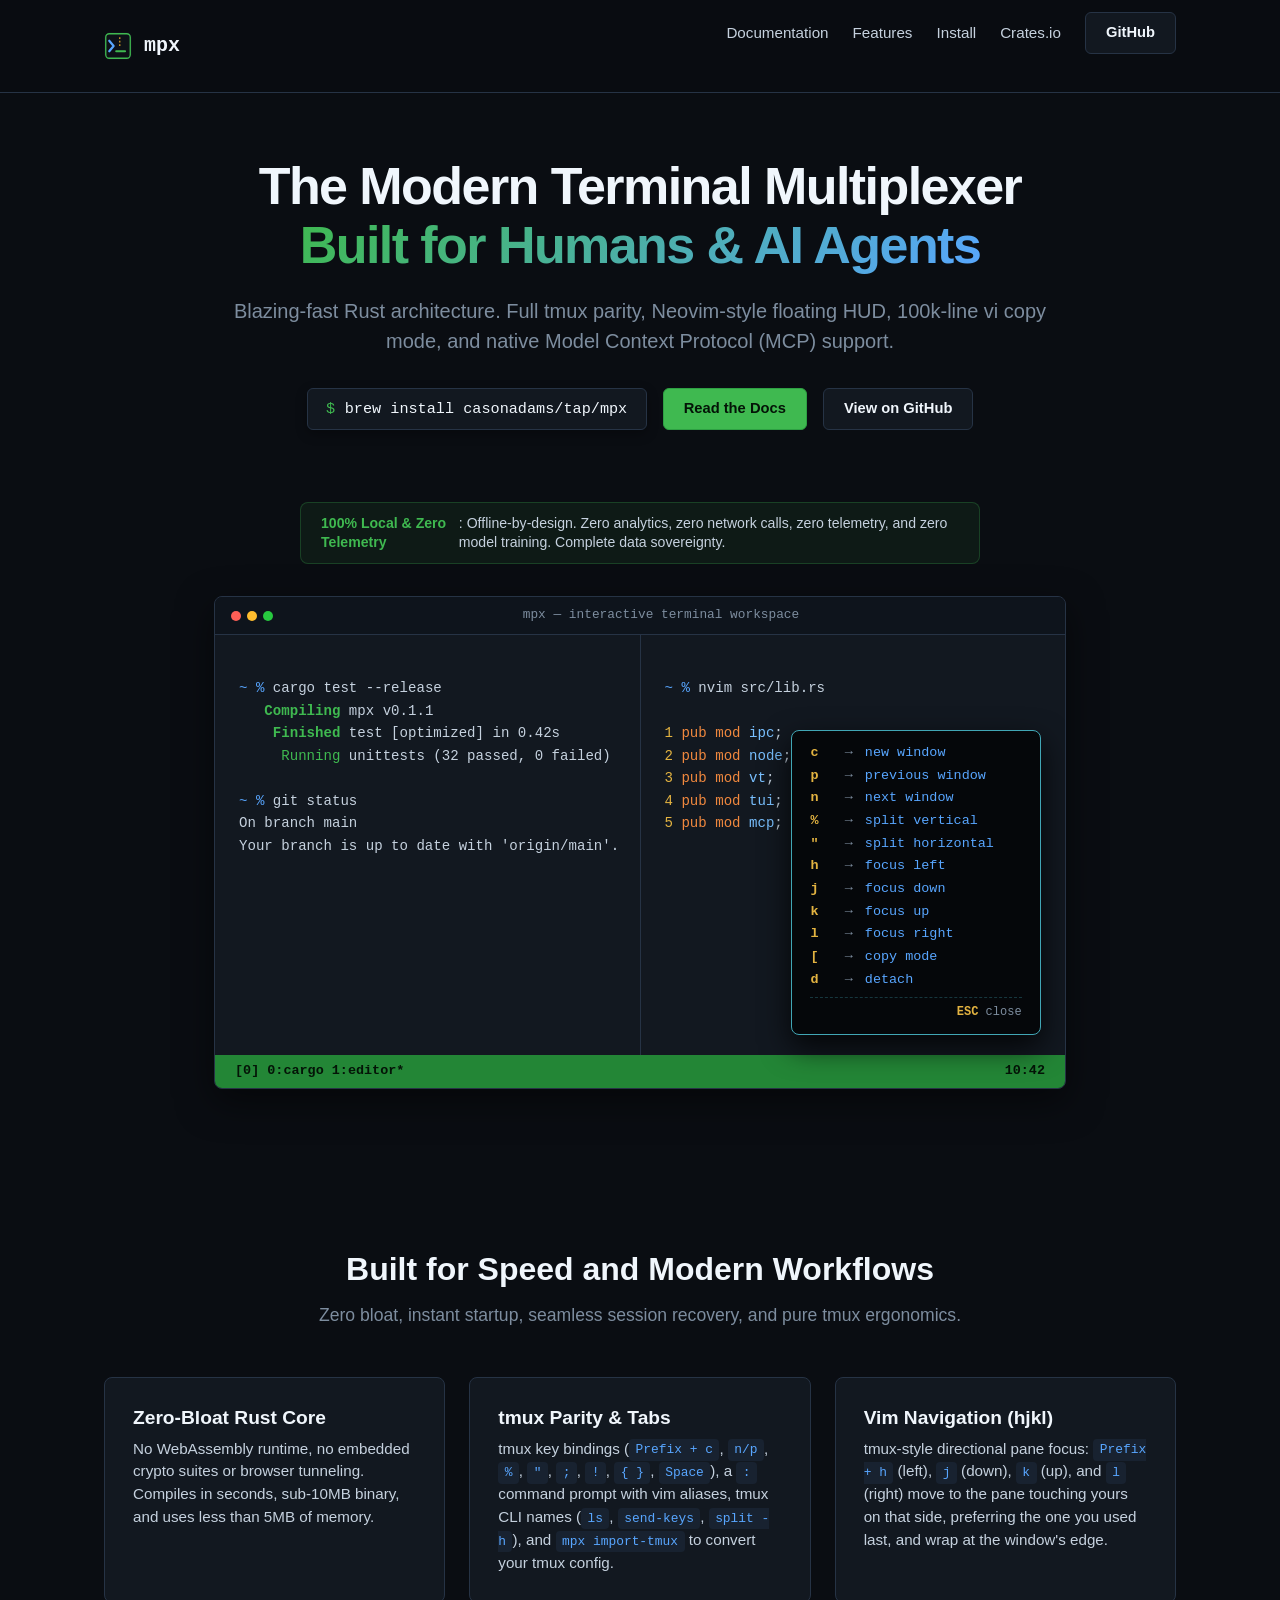
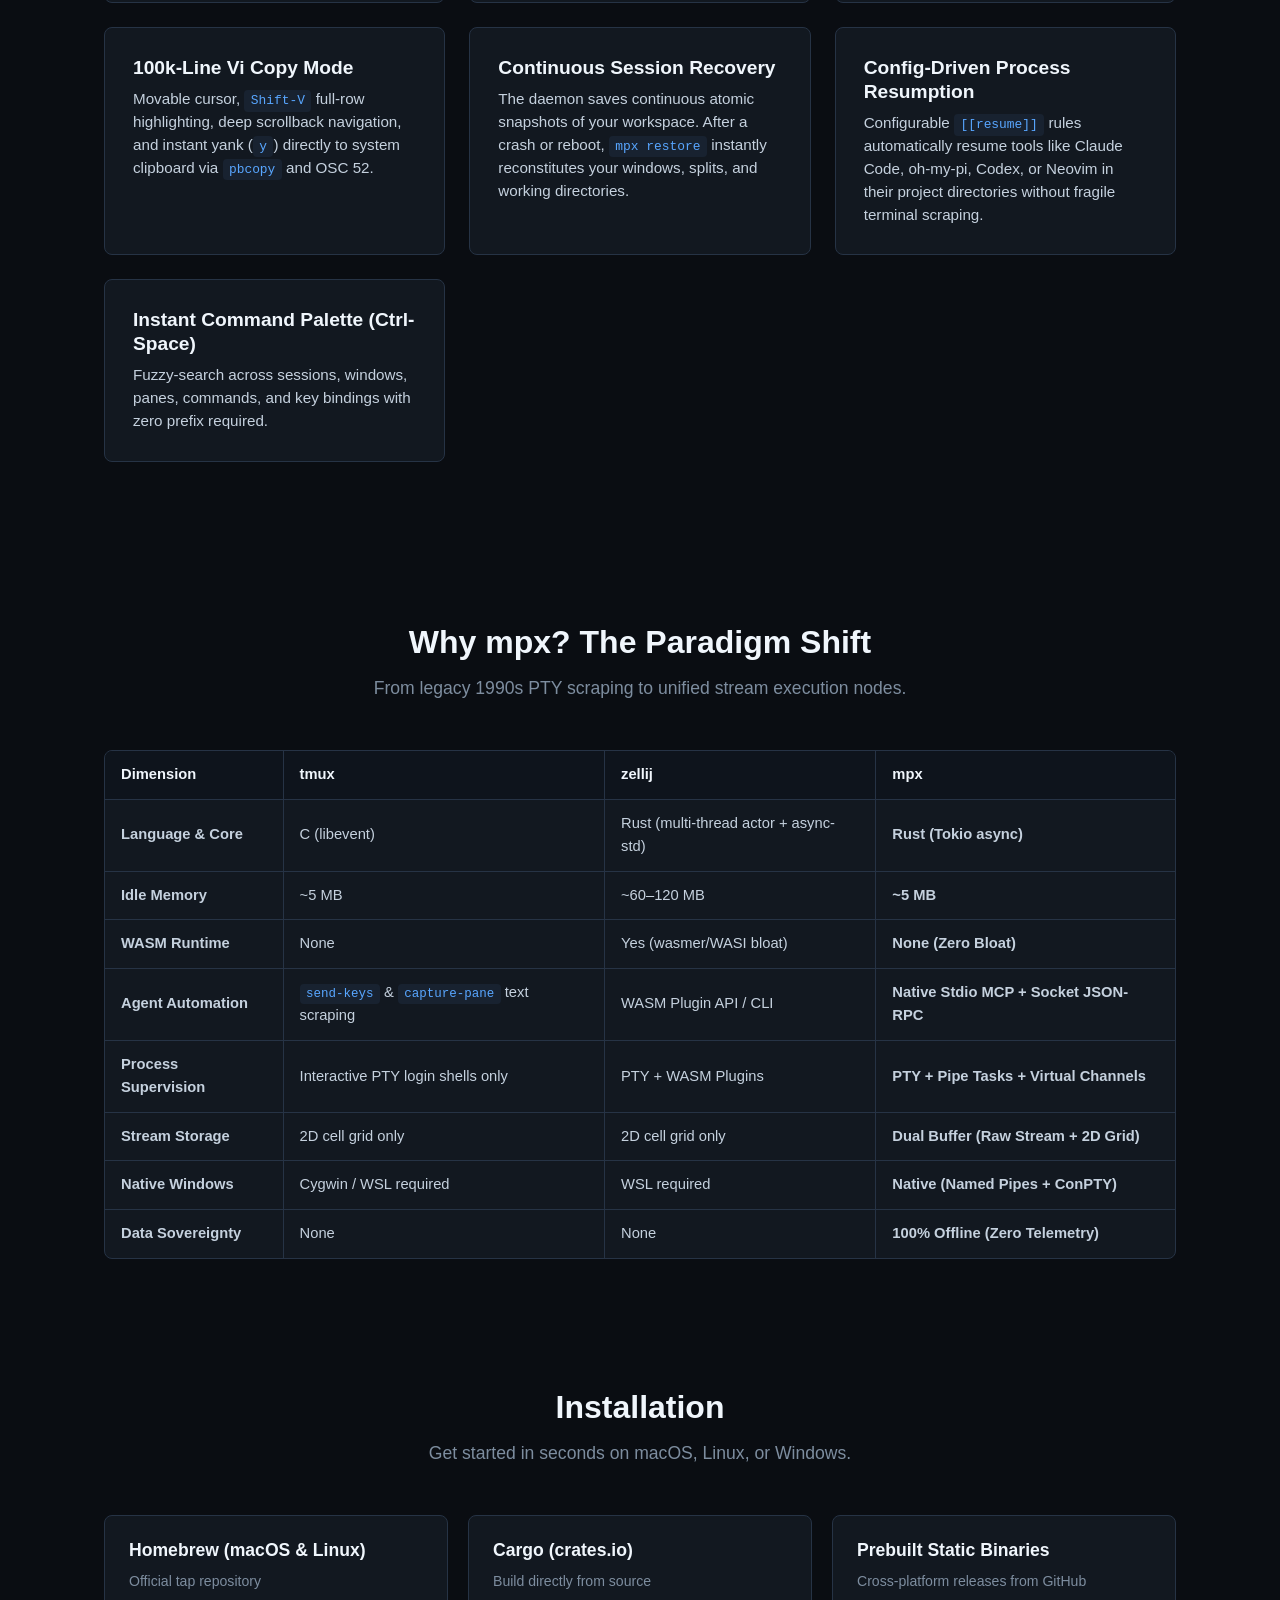
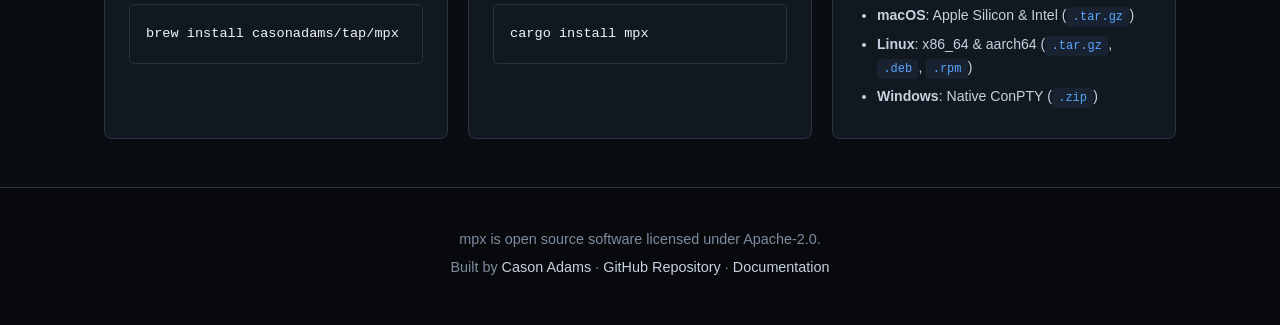
<file: www/index.html>
<!DOCTYPE html>
<html lang="en">
<head>
  <meta charset="UTF-8">
  <meta name="viewport" content="width=device-width, initial-scale=1.0">
  <title>mpx — Ultra-Performant Modern Terminal Multiplexer in Rust</title>
  <meta name="description" content="A modern, ultra-fast terminal multiplexer in Rust: tmux key bindings, crash-resilient with automatic session recovery, zero-flicker rendering, and a sleek fuzzy command palette.">
  <link rel="icon" type="image/svg+xml" href="favicon.svg">
  <link rel="stylesheet" href="css/style.css?v=2">
</head>
<body>

  <header class="header">
    <div class="nav-container">
      <a href="./" class="brand">
        <svg viewBox="0 0 32 32" fill="none" xmlns="http://www.w3.org/2000/svg">
          <rect width="32" height="32" rx="6" fill="#0d1117"/>
          <rect x="2" y="2" width="28" height="28" rx="4" stroke="#3fb950" stroke-width="1.5"/>
          <path d="M6 10 L11 16 L6 22" stroke="#58a6ff" stroke-width="2.5" stroke-linecap="round" stroke-linejoin="round"/>
          <line x1="14" y1="22" x2="24" y2="22" stroke="#3fb950" stroke-width="2.5" stroke-linecap="round"/>
          <line x1="18" y1="6" x2="18" y2="16" stroke="#d29922" stroke-width="1.5" stroke-dasharray="2 2"/>
        </svg>
        mpx
      </a>

      <nav>
        <ul class="nav-links">
          <li><a href="./docs.html" class="nav-link">Documentation</a></li>
          <li><a href="#features" class="nav-link">Features</a></li>
          <li><a href="#install" class="nav-link">Install</a></li>
          <li><a href="https://crates.io/crates/mpx" target="_blank" class="nav-link">Crates.io</a></li>
          <li><a href="https://github.com/casonadams/mpx" target="_blank" class="btn btn-secondary">GitHub</a></li>
        </ul>
      </nav>
    </div>
  </header>

  <main>
    <section class="hero">
      <h1>The Modern Terminal Multiplexer <br><span class="gradient">Built for Humans & AI Agents</span></h1>
      <p class="lead">
        Blazing-fast Rust architecture. Full tmux parity, Neovim-style floating HUD, 100k-line vi copy mode, and native Model Context Protocol (MCP) support.
      </p>

      <div class="hero-actions">
        <div class="install-bar">
          <span class="prompt">$</span>brew install casonadams/tap/mpx
        </div>
        <a href="./docs.html" class="btn btn-primary">Read the Docs</a>
        <a href="https://github.com/casonadams/mpx" target="_blank" class="btn btn-secondary">View on GitHub</a>
      </div>

      <div class="telemetry-banner">
        <strong>100% Local & Zero Telemetry</strong>: Offline-by-design. Zero analytics, zero network calls, zero telemetry, and zero model training. Complete data sovereignty.
      </div>

      <div class="terminal-window">
        <div class="terminal-titlebar">
          <div class="terminal-dots">
            <span class="terminal-dot dot-red"></span>
            <span class="terminal-dot dot-yellow"></span>
            <span class="terminal-dot dot-green"></span>
          </div>
          <span class="terminal-title">mpx — interactive terminal workspace</span>
        </div>
        <div class="terminal-split">
          <div class="terminal-pane">
<span style="color:#58a6ff">~ %</span> cargo test --release
   <span style="color:#3fb950; font-weight:bold">Compiling</span> mpx v0.1.1
    <span style="color:#3fb950; font-weight:bold">Finished</span> test [optimized] in 0.42s
     <span style="color:#3fb950">Running</span> unittests (32 passed, 0 failed)

<span style="color:#58a6ff">~ %</span> git status
On branch main
Your branch is up to date with 'origin/main'.
          </div>

          <div class="terminal-divider"></div>

          <div class="terminal-pane">
<span style="color:#58a6ff">~ %</span> nvim src/lib.rs

<span style="color:#e3b341">1</span> <span style="color:#f0883e">pub mod</span> <span style="color:#79c0ff">ipc</span>;
<span style="color:#e3b341">2</span> <span style="color:#f0883e">pub mod</span> <span style="color:#79c0ff">node</span>;
<span style="color:#e3b341">3</span> <span style="color:#f0883e">pub mod</span> <span style="color:#79c0ff">vt</span>;
<span style="color:#e3b341">4</span> <span style="color:#f0883e">pub mod</span> <span style="color:#79c0ff">tui</span>;
<span style="color:#e3b341">5</span> <span style="color:#f0883e">pub mod</span> <span style="color:#79c0ff">mcp</span>;
          </div>

          <div class="terminal-popup">
            <div class="terminal-popup-item"><span class="terminal-popup-key">c</span><span class="terminal-popup-arrow">→</span><span class="terminal-popup-desc">new window</span></div>
            <div class="terminal-popup-item"><span class="terminal-popup-key">p</span><span class="terminal-popup-arrow">→</span><span class="terminal-popup-desc">previous window</span></div>
            <div class="terminal-popup-item"><span class="terminal-popup-key">n</span><span class="terminal-popup-arrow">→</span><span class="terminal-popup-desc">next window</span></div>
            <div class="terminal-popup-item"><span class="terminal-popup-key">%</span><span class="terminal-popup-arrow">→</span><span class="terminal-popup-desc">split vertical</span></div>
            <div class="terminal-popup-item"><span class="terminal-popup-key">"</span><span class="terminal-popup-arrow">→</span><span class="terminal-popup-desc">split horizontal</span></div>
            <div class="terminal-popup-item"><span class="terminal-popup-key">h</span><span class="terminal-popup-arrow">→</span><span class="terminal-popup-desc">focus left</span></div>
            <div class="terminal-popup-item"><span class="terminal-popup-key">j</span><span class="terminal-popup-arrow">→</span><span class="terminal-popup-desc">focus down</span></div>
            <div class="terminal-popup-item"><span class="terminal-popup-key">k</span><span class="terminal-popup-arrow">→</span><span class="terminal-popup-desc">focus up</span></div>
            <div class="terminal-popup-item"><span class="terminal-popup-key">l</span><span class="terminal-popup-arrow">→</span><span class="terminal-popup-desc">focus right</span></div>
            <div class="terminal-popup-item"><span class="terminal-popup-key">[</span><span class="terminal-popup-arrow">→</span><span class="terminal-popup-desc">copy mode</span></div>
            <div class="terminal-popup-item"><span class="terminal-popup-key">d</span><span class="terminal-popup-arrow">→</span><span class="terminal-popup-desc">detach</span></div>
            <div class="terminal-popup-footer"><span style="color:var(--yellow); font-weight:bold;">ESC</span> close</div>
          </div>
        </div>

        <div class="terminal-statusbar">
          <span>[0] 0:cargo 1:editor*</span>
          <span>10:42</span>
        </div>
      </div>
    </section>

    <section id="features" class="container">
      <h2 class="section-title">Built for Speed and Modern Workflows</h2>
      <p class="section-desc">Zero bloat, instant startup, seamless session recovery, and pure tmux ergonomics.</p>

      <div class="grid">
        <div class="card">
          <h3>Zero-Bloat Rust Core</h3>
          <p>No WebAssembly runtime, no embedded crypto suites or browser tunneling. Compiles in seconds, sub-10MB binary, and uses less than 5MB of memory.</p>
        </div>

        <div class="card">
          <h3>tmux Parity & Tabs</h3>
          <p>tmux key bindings (<code>Prefix + c</code>, <code>n/p</code>, <code>%</code>, <code>"</code>, <code>;</code>, <code>!</code>, <code>{ }</code>, <code>Space</code>), a <code>:</code> command prompt with vim aliases, tmux CLI names (<code>ls</code>, <code>send-keys</code>, <code>split -h</code>), and <code>mpx import-tmux</code> to convert your tmux config.</p>
        </div>

        <div class="card">
          <h3>Vim Navigation (hjkl)</h3>
          <p>tmux-style directional pane focus: <code>Prefix + h</code> (left), <code>j</code> (down), <code>k</code> (up), and <code>l</code> (right) move to the pane touching yours on that side, preferring the one you used last, and wrap at the window's edge.</p>
        </div>

        <div class="card">
          <h3>100k-Line Vi Copy Mode</h3>
          <p>Movable cursor, <code>Shift-V</code> full-row highlighting, deep scrollback navigation, and instant yank (<code>y</code>) directly to system clipboard via <code>pbcopy</code> and OSC 52.</p>
        </div>

        <div class="card">
          <h3>Continuous Session Recovery</h3>
          <p>The daemon saves continuous atomic snapshots of your workspace. After a crash or reboot, <code>mpx restore</code> instantly reconstitutes your windows, splits, and working directories.</p>
        </div>

        <div class="card">
          <h3>Config-Driven Process Resumption</h3>
          <p>Configurable <code>[[resume]]</code> rules automatically resume tools like Claude Code, oh-my-pi, Codex, or Neovim in their project directories without fragile terminal scraping.</p>
        </div>

        <div class="card">
          <h3>Instant Command Palette (Ctrl-Space)</h3>
          <p>Fuzzy-search across sessions, windows, panes, commands, and key bindings with zero prefix required.</p>
        </div>
    </section>

    <section id="comparison" class="container">
      <h2 class="section-title">Why mpx? The Paradigm Shift</h2>
      <p class="section-desc">From legacy 1990s PTY scraping to unified stream execution nodes.</p>
      <div class="table-container">
        <table>
          <thead>
            <tr>
              <th>Dimension</th>
              <th>tmux</th>
              <th>zellij</th>
              <th>mpx</th>
            </tr>
          </thead>
          <tbody>
            <tr>
              <td><strong>Language & Core</strong></td>
              <td>C (libevent)</td>
              <td>Rust (multi-thread actor + async-std)</td>
              <td><strong>Rust (Tokio async)</strong></td>
            </tr>
            <tr>
              <td><strong>Idle Memory</strong></td>
              <td>~5 MB</td>
              <td>~60–120 MB</td>
              <td><strong>~5 MB</strong></td>
            </tr>
            <tr>
              <td><strong>WASM Runtime</strong></td>
              <td>None</td>
              <td>Yes (wasmer/WASI bloat)</td>
              <td><strong>None (Zero Bloat)</strong></td>
            </tr>
            <tr>
              <td><strong>Agent Automation</strong></td>
              <td><code>send-keys</code> & <code>capture-pane</code> text scraping</td>
              <td>WASM Plugin API / CLI</td>
              <td><strong>Native Stdio MCP + Socket JSON-RPC</strong></td>
            </tr>
            <tr>
              <td><strong>Process Supervision</strong></td>
              <td>Interactive PTY login shells only</td>
              <td>PTY + WASM Plugins</td>
              <td><strong>PTY + Pipe Tasks + Virtual Channels</strong></td>
            </tr>
            <tr>
              <td><strong>Stream Storage</strong></td>
              <td>2D cell grid only</td>
              <td>2D cell grid only</td>
              <td><strong>Dual Buffer (Raw Stream + 2D Grid)</strong></td>
            </tr>
            <tr>
              <td><strong>Native Windows</strong></td>
              <td>Cygwin / WSL required</td>
              <td>WSL required</td>
              <td><strong>Native (Named Pipes + ConPTY)</strong></td>
            </tr>
            <tr>
              <td><strong>Data Sovereignty</strong></td>
              <td>None</td>
              <td>None</td>
              <td><strong>100% Offline (Zero Telemetry)</strong></td>
            </tr>
          </tbody>
        </table>
      </div>
    </section>

    <section id="install" class="container">
      <h2 class="section-title">Installation</h2>
      <p class="section-desc">Get started in seconds on macOS, Linux, or Windows.</p>

      <div class="install-grid">
        <div class="install-card">
          <h3>Homebrew (macOS &amp; Linux)</h3>
          <p>Official tap repository</p>
          <pre><code>brew install casonadams/tap/mpx</code></pre>
        </div>

        <div class="install-card">
          <h3>Cargo (crates.io)</h3>
          <p>Build directly from source</p>
          <pre><code>cargo install mpx</code></pre>
        </div>

        <div class="install-card">
          <h3>Prebuilt Static Binaries</h3>
          <p>Cross-platform releases from GitHub</p>
          <ul>
            <li><strong>macOS</strong>: Apple Silicon &amp; Intel (<code>.tar.gz</code>)</li>
            <li><strong>Linux</strong>: x86_64 &amp; aarch64 (<code>.tar.gz</code>, <code>.deb</code>, <code>.rpm</code>)</li>
            <li><strong>Windows</strong>: Native ConPTY (<code>.zip</code>)</li>
          </ul>
        </div>
      </div>
    </section>
  </main>

  <footer class="footer">
    <div class="container">
      <p>mpx is open source software licensed under Apache-2.0.</p>
      <p>Built by <a href="https://github.com/casonadams" target="_blank">Cason Adams</a> · <a href="https://github.com/casonadams/mpx" target="_blank">GitHub Repository</a> · <a href="./docs.html">Documentation</a></p>
    </div>
  </footer>

</body>
</html>
</file>
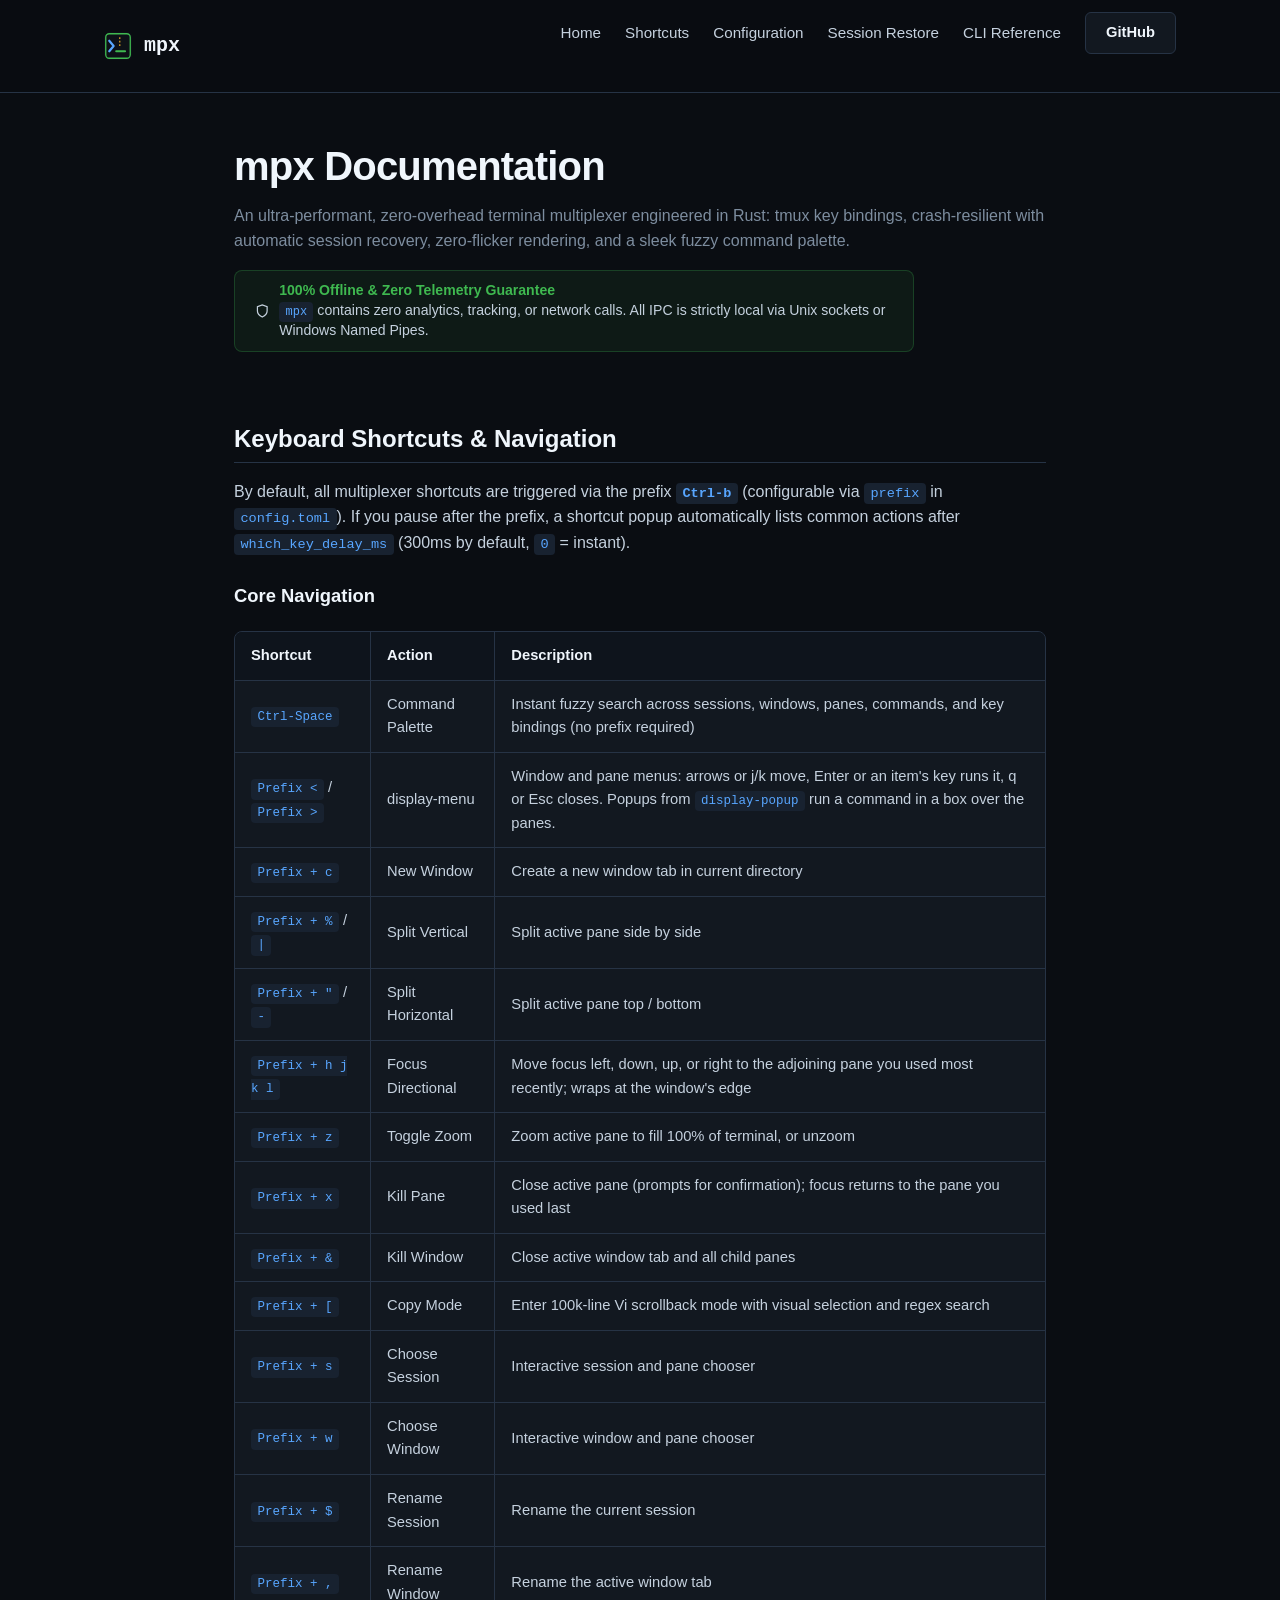
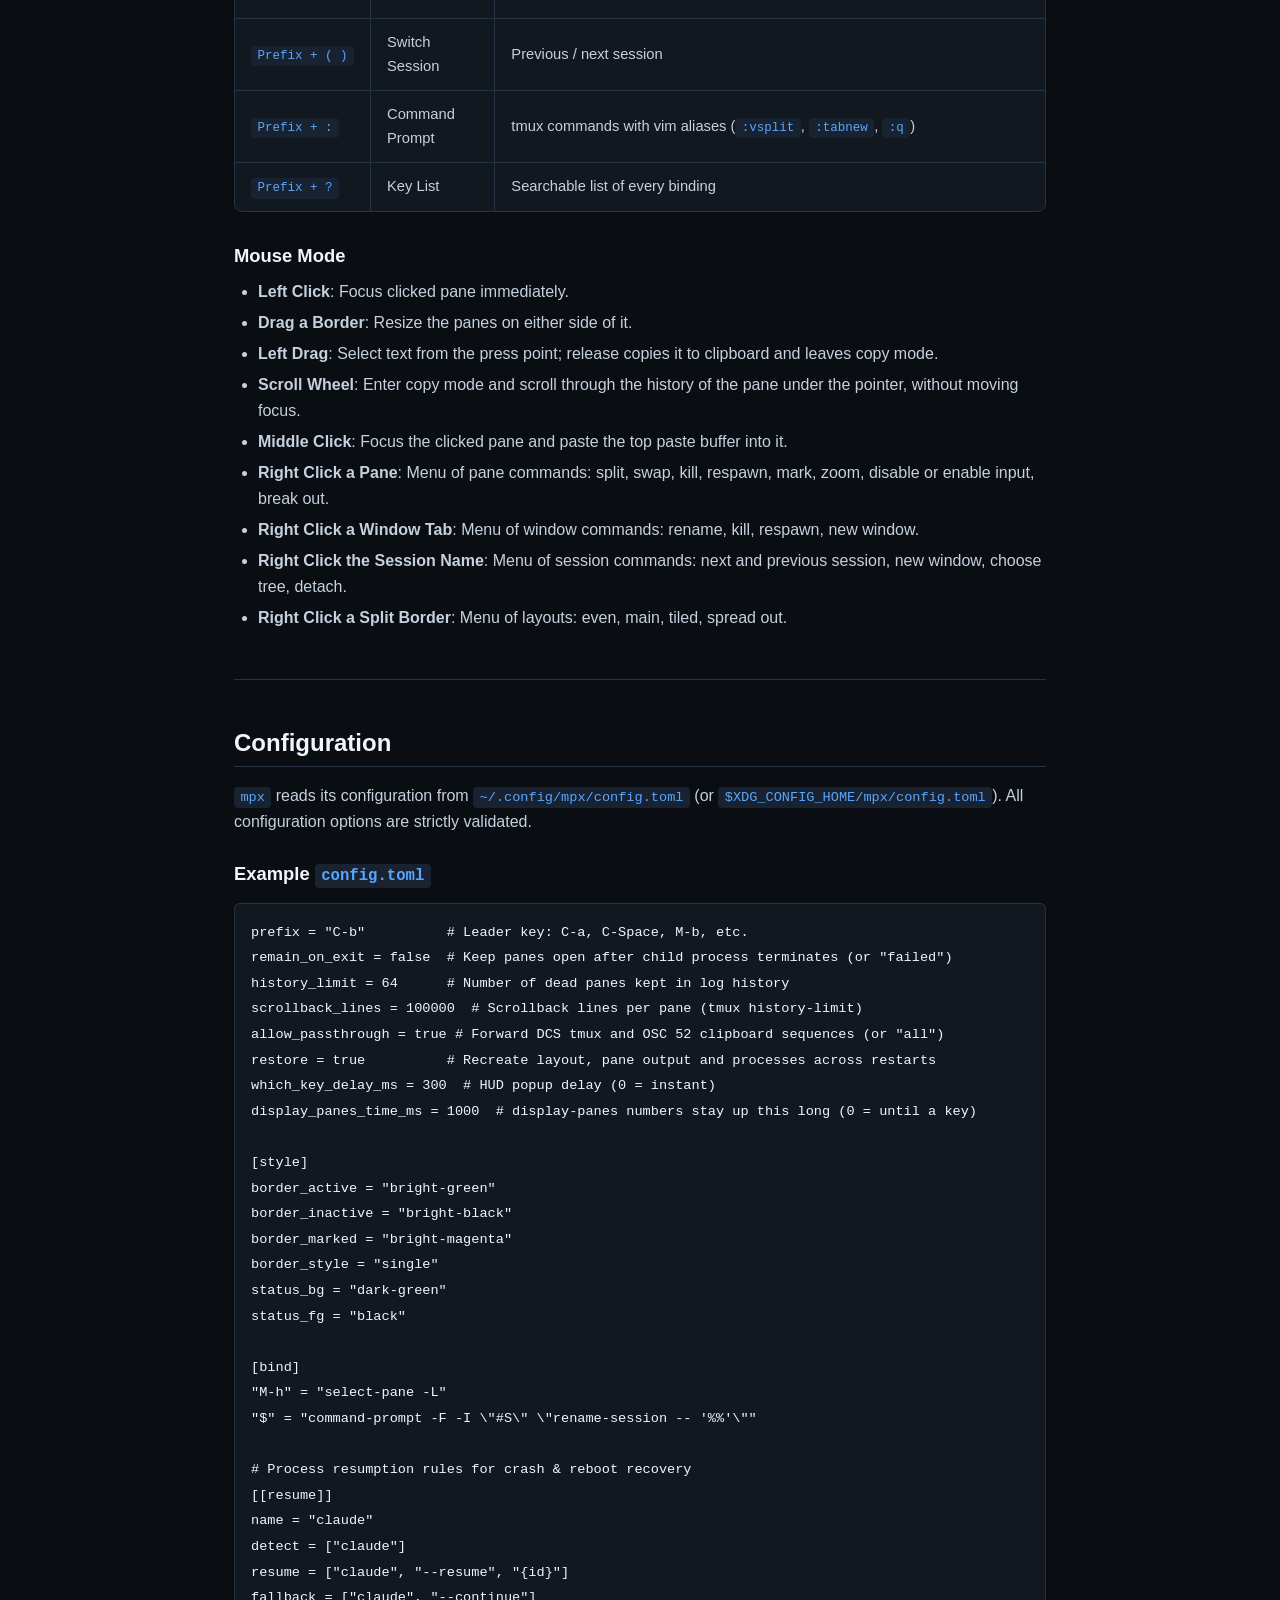
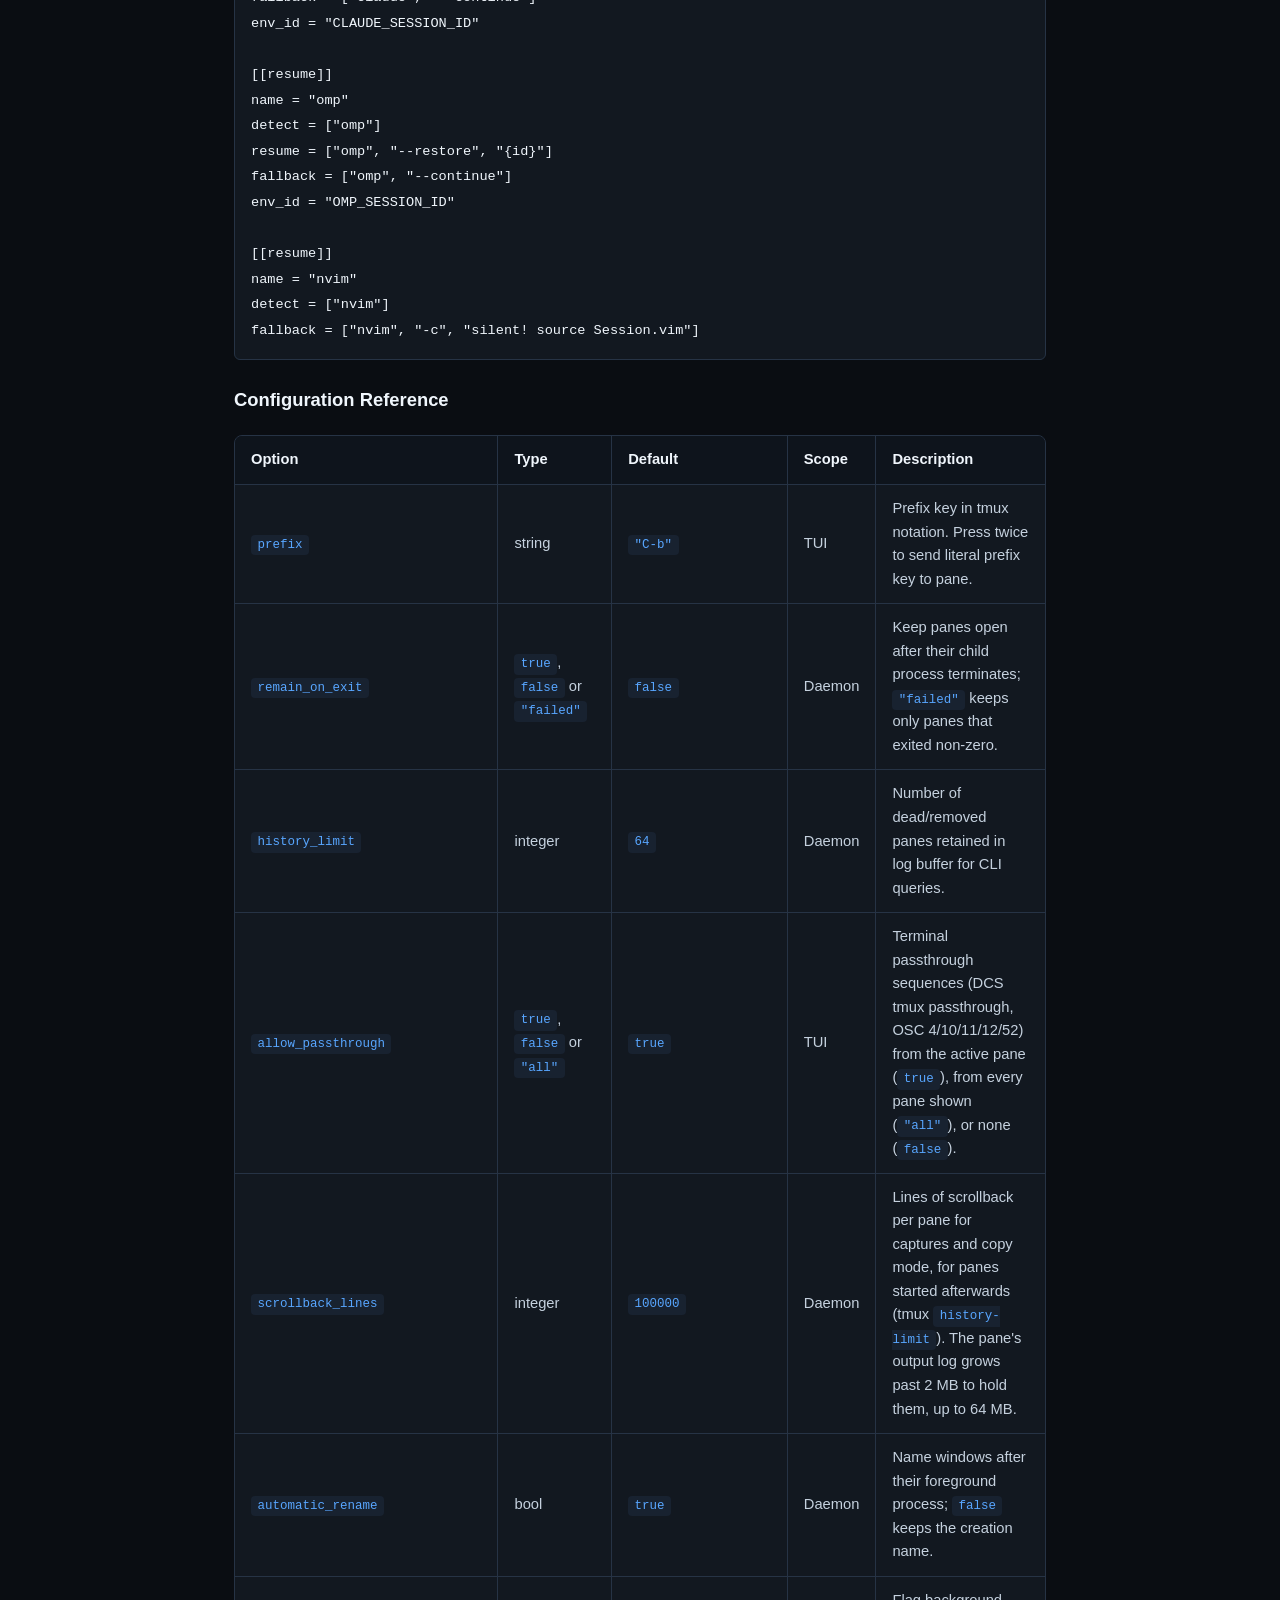
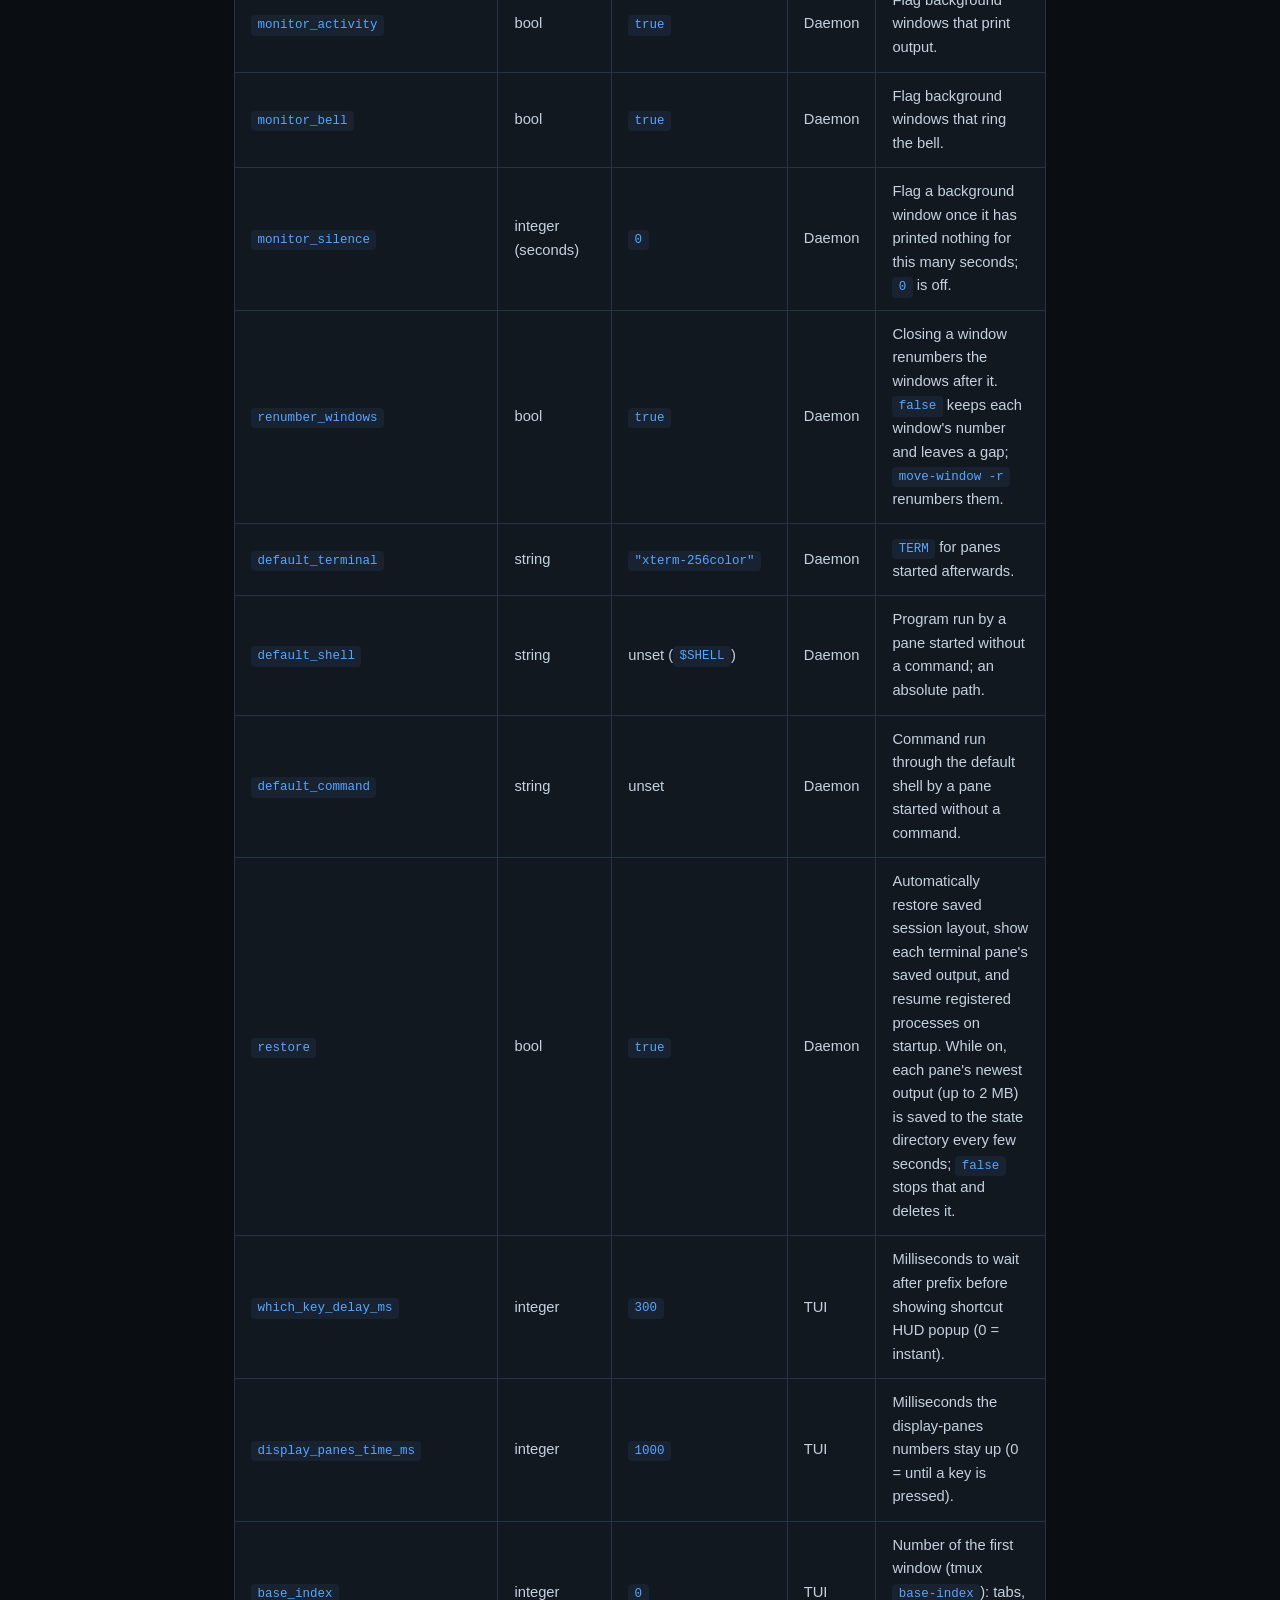
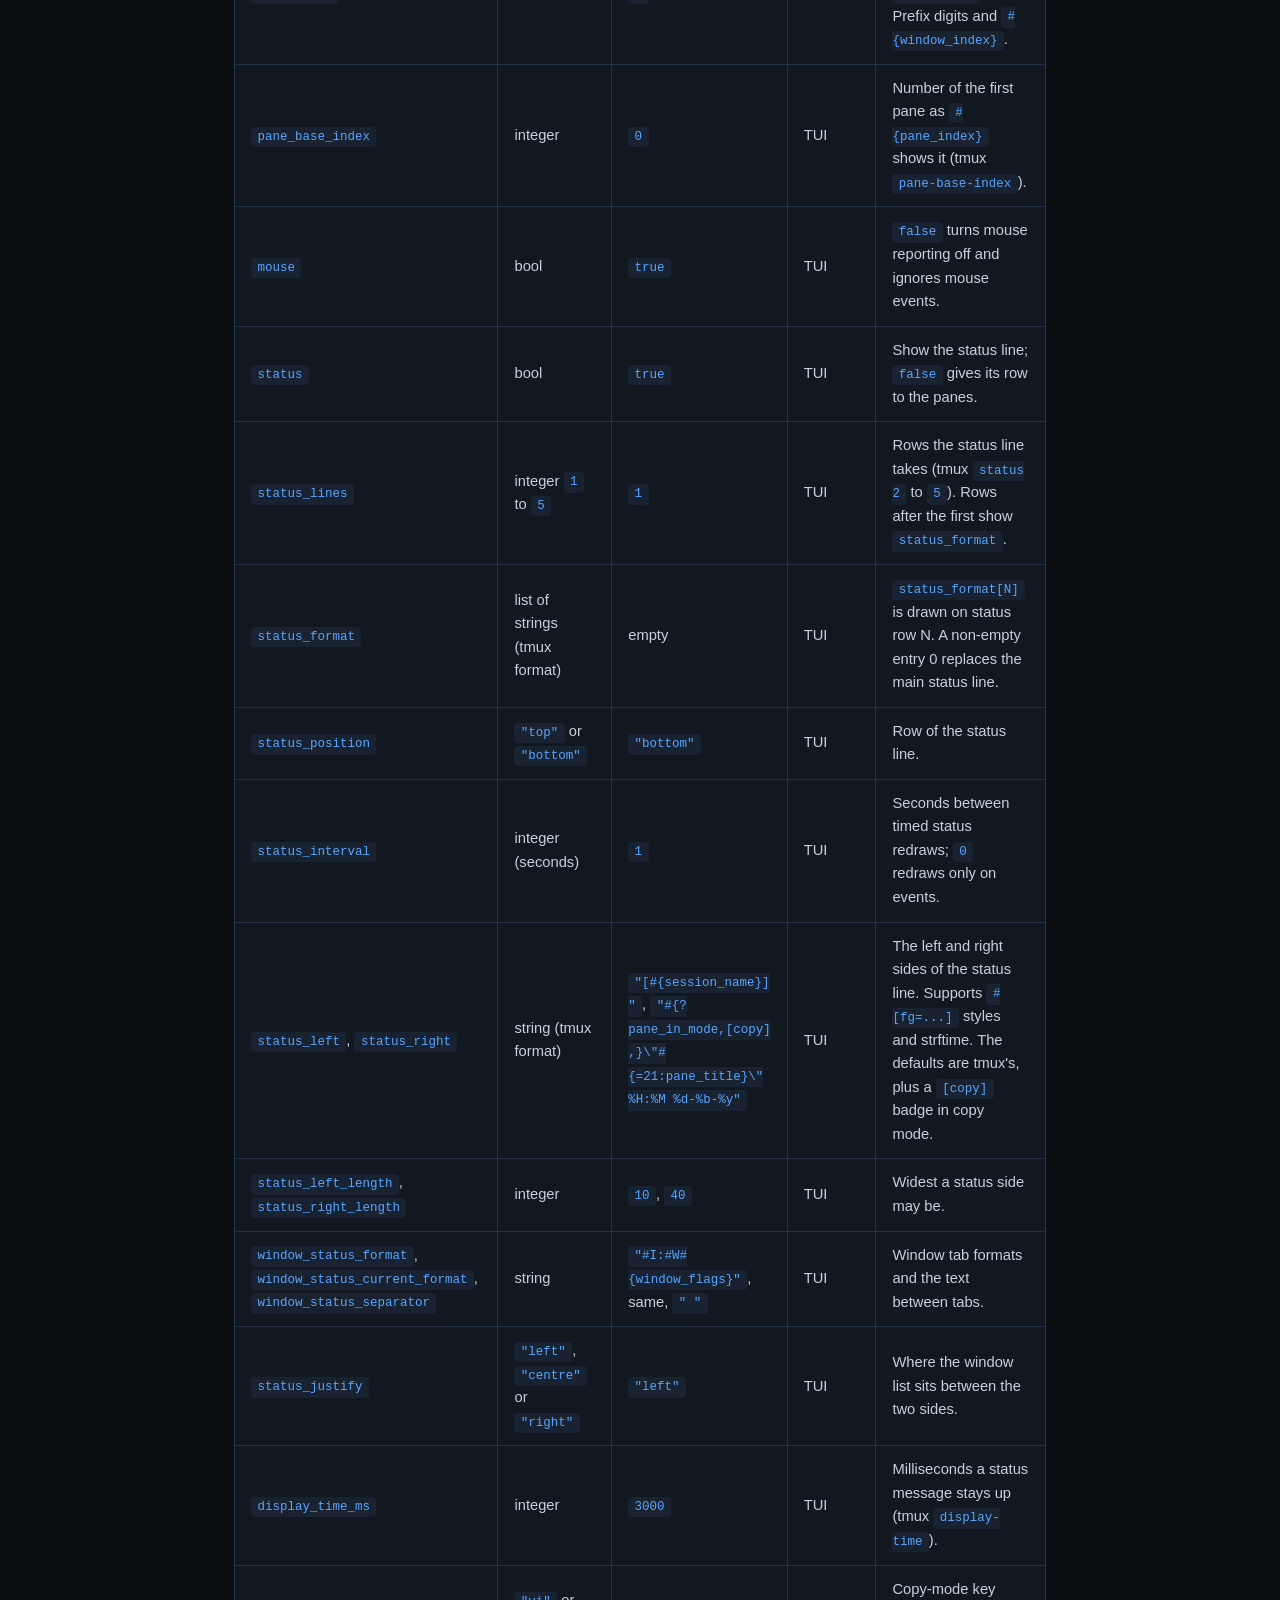
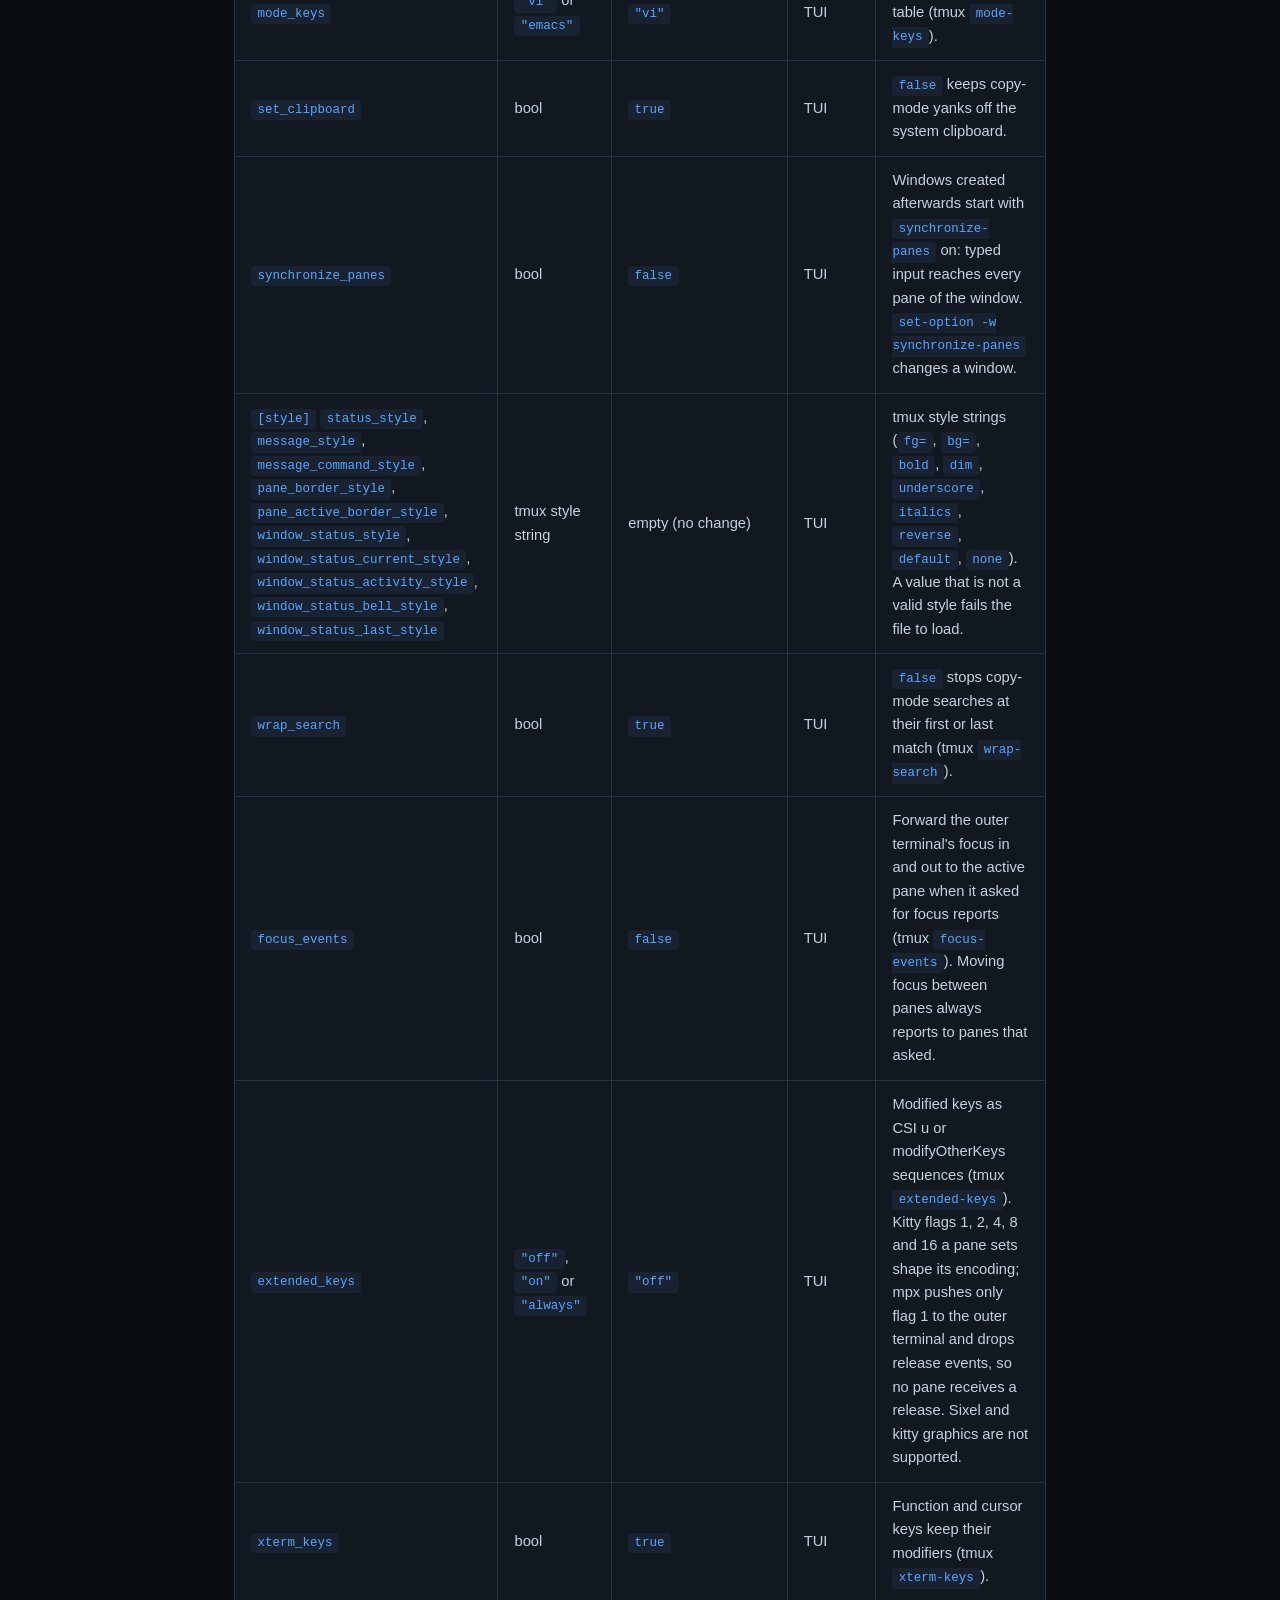
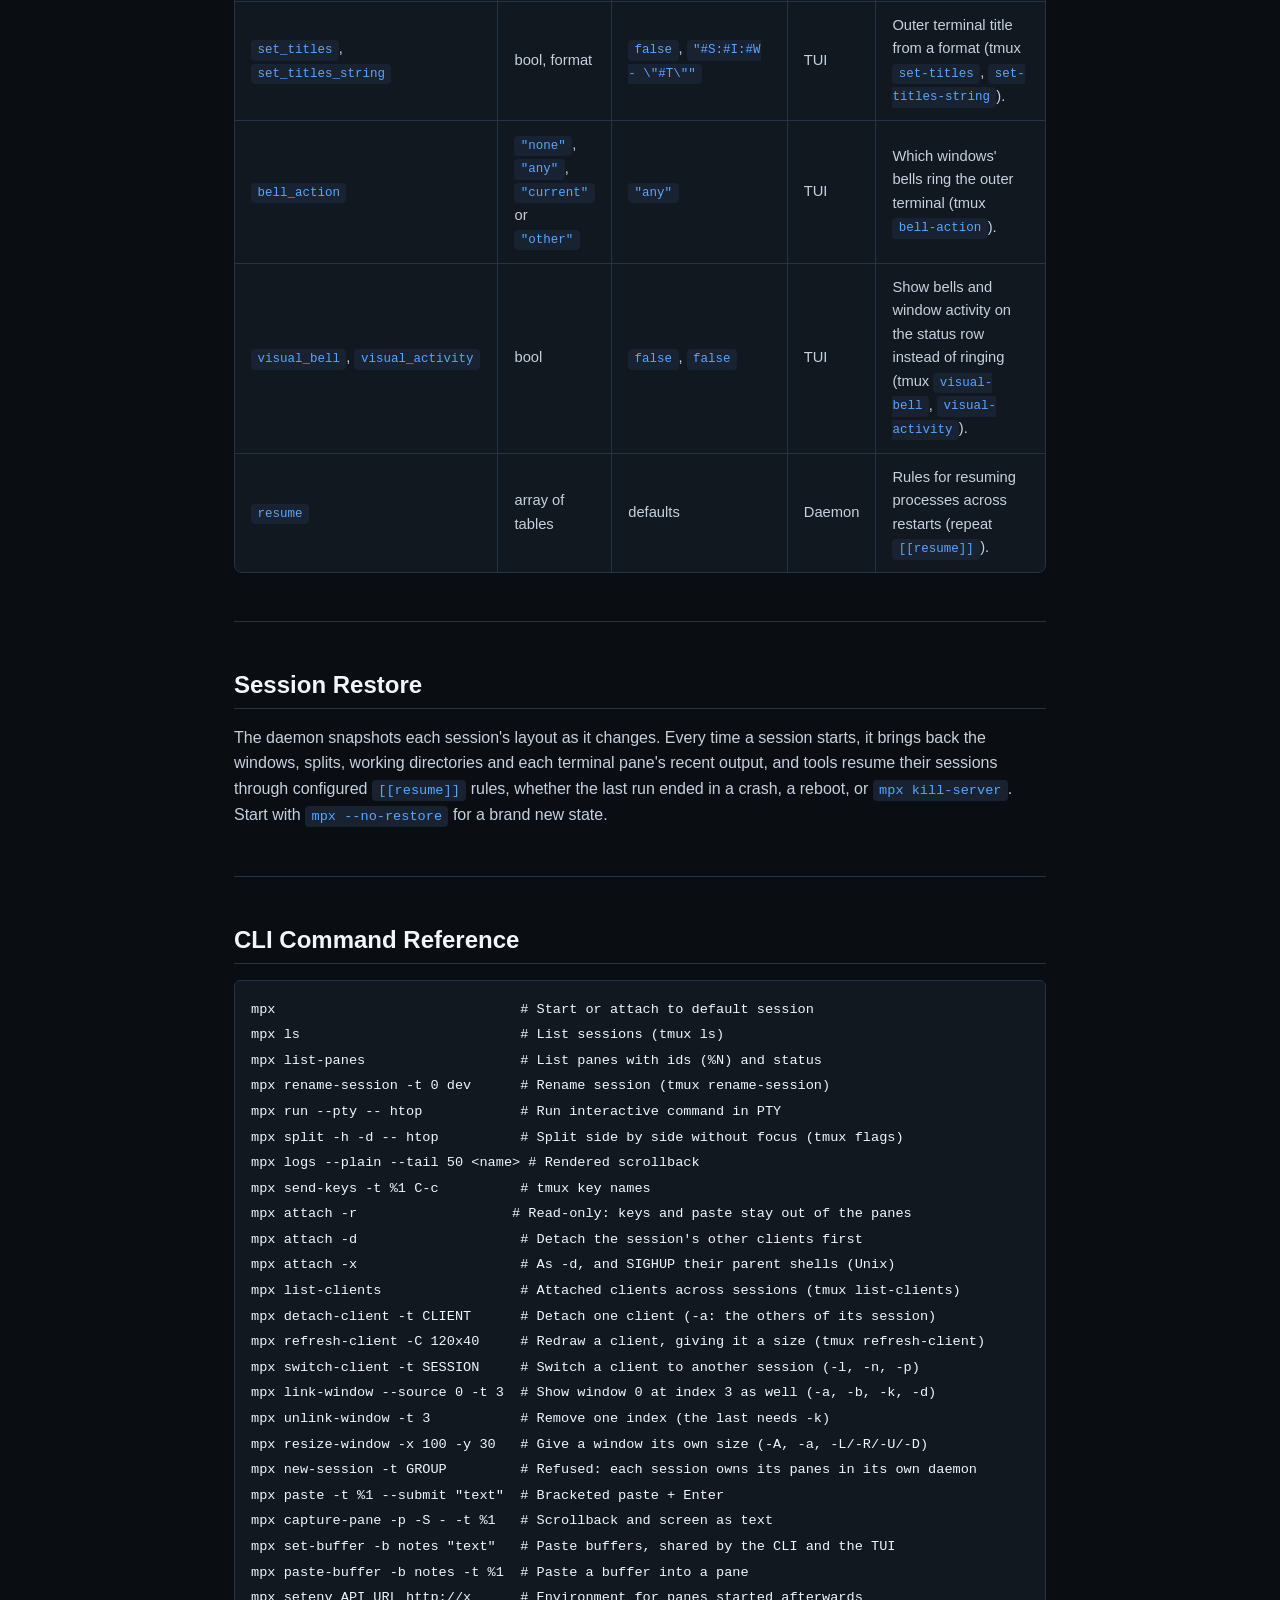
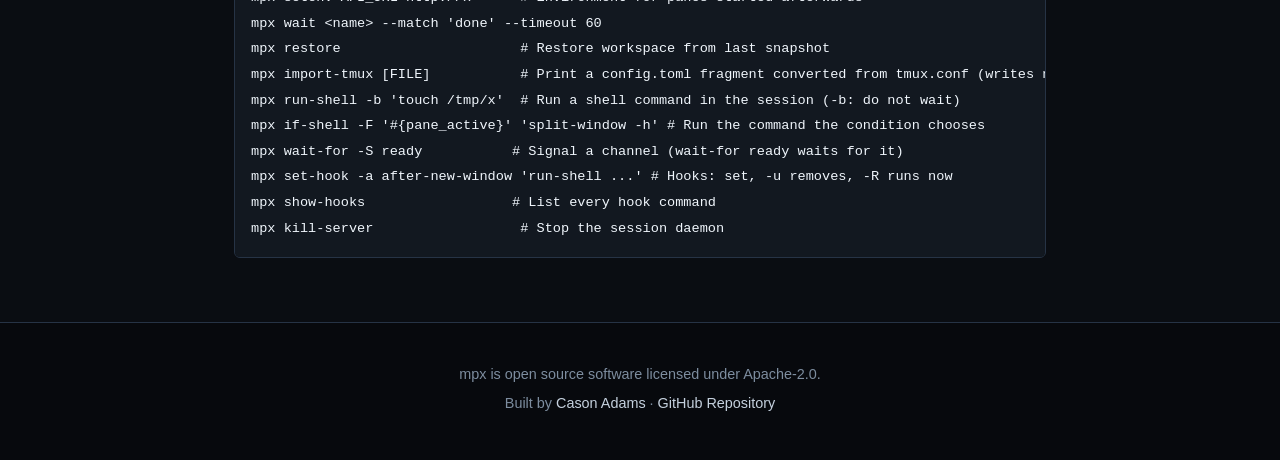
<file: www/docs.html>
<!DOCTYPE html>
<html lang="en">
<head>
  <meta charset="UTF-8">
  <meta name="viewport" content="width=device-width, initial-scale=1.0">
  <title>Documentation — mpx Terminal Multiplexer</title>
  <meta name="description" content="Comprehensive documentation, configuration guide, and command reference for the mpx terminal multiplexer.">
  <link rel="icon" type="image/svg+xml" href="favicon.svg">
  <link rel="stylesheet" href="css/style.css?v=2">
</head>
<body>

  <header class="header">
    <div class="nav-container">
      <a href="./" class="brand">
        <svg viewBox="0 0 32 32" fill="none" xmlns="http://www.w3.org/2000/svg">
          <rect width="32" height="32" rx="6" fill="#0d1117"/>
          <rect x="2" y="2" width="28" height="28" rx="4" stroke="#3fb950" stroke-width="1.5"/>
          <path d="M6 10 L11 16 L6 22" stroke="#58a6ff" stroke-width="2.5" stroke-linecap="round" stroke-linejoin="round"/>
          <line x1="14" y1="22" x2="24" y2="22" stroke="#3fb950" stroke-width="2.5" stroke-linecap="round"/>
          <line x1="18" y1="6" x2="18" y2="16" stroke="#d29922" stroke-width="1.5" stroke-dasharray="2 2"/>
        </svg>
        mpx
      </a>

      <nav>
        <ul class="nav-links">
          <li><a href="./" class="nav-link">Home</a></li>
          <li><a href="#shortcuts" class="nav-link">Shortcuts</a></li>
          <li><a href="#config" class="nav-link">Configuration</a></li>
          <li><a href="#restore" class="nav-link">Session Restore</a></li>
          <li><a href="#cli" class="nav-link">CLI Reference</a></li>
          <li><a href="https://github.com/casonadams/mpx" target="_blank" class="btn btn-secondary">GitHub</a></li>
        </ul>
      </nav>
    </div>
  </header>

  <main class="container docs-content">
    <h1>mpx Documentation</h1>
    <p class="lead" style="color: var(--text-muted);">
      An ultra-performant, zero-overhead terminal multiplexer engineered in Rust: tmux key bindings, crash-resilient with automatic session recovery, zero-flicker rendering, and a sleek fuzzy command palette.
    </p>

    <div class="telemetry-banner" style="margin: 0 0 2rem 0;">
      <svg width="18" height="18" viewBox="0 0 24 24" fill="none" stroke="currentColor" stroke-width="2"><path d="M12 22s8-4 8-10V5l-8-3-8 3v7c0 6 8 10 8 10z"/></svg>
      <div>
        <strong>100% Offline &amp; Zero Telemetry Guarantee</strong><br>
        <code>mpx</code> contains zero analytics, tracking, or network calls. All IPC is strictly local via Unix sockets or Windows Named Pipes.
      </div>
    </div>

    <section id="shortcuts">
      <h2>Keyboard Shortcuts &amp; Navigation</h2>
      <p>
        By default, all multiplexer shortcuts are triggered via the prefix <strong><code>Ctrl-b</code></strong> (configurable via <code>prefix</code> in <code>config.toml</code>).
        If you pause after the prefix, a shortcut popup automatically lists common actions after <code>which_key_delay_ms</code> (300ms by default, <code>0</code> = instant).
      </p>

      <h3>Core Navigation</h3>
      <div class="table-container">
        <table>
          <thead>
            <tr><th>Shortcut</th><th>Action</th><th>Description</th></tr>
          </thead>
          <tbody>
            <tr><td><code>Ctrl-Space</code></td><td>Command Palette</td><td>Instant fuzzy search across sessions, windows, panes, commands, and key bindings (no prefix required)</td></tr>
            <tr><td><code>Prefix &lt;</code> / <code>Prefix &gt;</code></td><td>display-menu</td><td>Window and pane menus: arrows or j/k move, Enter or an item's key runs it, q or Esc closes. Popups from <code>display-popup</code> run a command in a box over the panes.</td></tr>
            <tr><td><code>Prefix + c</code></td><td>New Window</td><td>Create a new window tab in current directory</td></tr>
            <tr><td><code>Prefix + %</code> / <code>|</code></td><td>Split Vertical</td><td>Split active pane side by side</td></tr>
            <tr><td><code>Prefix + "</code> / <code>-</code></td><td>Split Horizontal</td><td>Split active pane top / bottom</td></tr>
            <tr><td><code>Prefix + h j k l</code></td><td>Focus Directional</td><td>Move focus left, down, up, or right to the adjoining pane you used most recently; wraps at the window's edge</td></tr>
            <tr><td><code>Prefix + z</code></td><td>Toggle Zoom</td><td>Zoom active pane to fill 100% of terminal, or unzoom</td></tr>
            <tr><td><code>Prefix + x</code></td><td>Kill Pane</td><td>Close active pane (prompts for confirmation); focus returns to the pane you used last</td></tr>
            <tr><td><code>Prefix + &amp;</code></td><td>Kill Window</td><td>Close active window tab and all child panes</td></tr>
            <tr><td><code>Prefix + [</code></td><td>Copy Mode</td><td>Enter 100k-line Vi scrollback mode with visual selection and regex search</td></tr>
            <tr><td><code>Prefix + s</code></td><td>Choose Session</td><td>Interactive session and pane chooser</td></tr>
            <tr><td><code>Prefix + w</code></td><td>Choose Window</td><td>Interactive window and pane chooser</td></tr>
            <tr><td><code>Prefix + $</code></td><td>Rename Session</td><td>Rename the current session</td></tr>
            <tr><td><code>Prefix + ,</code></td><td>Rename Window</td><td>Rename the active window tab</td></tr>
            <tr><td><code>Prefix + ( )</code></td><td>Switch Session</td><td>Previous / next session</td></tr>
            <tr><td><code>Prefix + :</code></td><td>Command Prompt</td><td>tmux commands with vim aliases (<code>:vsplit</code>, <code>:tabnew</code>, <code>:q</code>)</td></tr>
            <tr><td><code>Prefix + ?</code></td><td>Key List</td><td>Searchable list of every binding</td></tr>
          </tbody>
        </table>
      </div>

      <h3>Mouse Mode</h3>
      <ul>
        <li><strong>Left Click</strong>: Focus clicked pane immediately.</li>
        <li><strong>Drag a Border</strong>: Resize the panes on either side of it.</li>
        <li><strong>Left Drag</strong>: Select text from the press point; release copies it to clipboard and leaves copy mode.</li>
        <li><strong>Scroll Wheel</strong>: Enter copy mode and scroll through the history of the pane under the pointer, without moving focus.</li>
        <li><strong>Middle Click</strong>: Focus the clicked pane and paste the top paste buffer into it.</li>
        <li><strong>Right Click a Pane</strong>: Menu of pane commands: split, swap, kill, respawn, mark, zoom, disable or enable input, break out.</li>
        <li><strong>Right Click a Window Tab</strong>: Menu of window commands: rename, kill, respawn, new window.</li>
        <li><strong>Right Click the Session Name</strong>: Menu of session commands: next and previous session, new window, choose tree, detach.</li>
        <li><strong>Right Click a Split Border</strong>: Menu of layouts: even, main, tiled, spread out.</li>
      </ul>
    </section>

    <hr>

    <section id="config">
      <h2>Configuration</h2>
      <p>
        <code>mpx</code> reads its configuration from <code>~/.config/mpx/config.toml</code> (or <code>$XDG_CONFIG_HOME/mpx/config.toml</code>).
        All configuration options are strictly validated.
      </p>

      <h3>Example <code>config.toml</code></h3>
      <pre><code>prefix = "C-b"          # Leader key: C-a, C-Space, M-b, etc.
remain_on_exit = false  # Keep panes open after child process terminates (or "failed")
history_limit = 64      # Number of dead panes kept in log history
scrollback_lines = 100000  # Scrollback lines per pane (tmux history-limit)
allow_passthrough = true # Forward DCS tmux and OSC 52 clipboard sequences (or "all")
restore = true          # Recreate layout, pane output and processes across restarts
which_key_delay_ms = 300  # HUD popup delay (0 = instant)
display_panes_time_ms = 1000  # display-panes numbers stay up this long (0 = until a key)

[style]
border_active = "bright-green"
border_inactive = "bright-black"
border_marked = "bright-magenta"
border_style = "single"
status_bg = "dark-green"
status_fg = "black"

[bind]
"M-h" = "select-pane -L"
"$" = "command-prompt -F -I \"#S\" \"rename-session -- '%%'\""

# Process resumption rules for crash &amp; reboot recovery
[[resume]]
name = "claude"
detect = ["claude"]
resume = ["claude", "--resume", "{id}"]
fallback = ["claude", "--continue"]
env_id = "CLAUDE_SESSION_ID"

[[resume]]
name = "omp"
detect = ["omp"]
resume = ["omp", "--restore", "{id}"]
fallback = ["omp", "--continue"]
env_id = "OMP_SESSION_ID"

[[resume]]
name = "nvim"
detect = ["nvim"]
fallback = ["nvim", "-c", "silent! source Session.vim"]</code></pre>

      <h3>Configuration Reference</h3>
      <div class="table-container">
        <table>
          <thead>
            <tr><th>Option</th><th>Type</th><th>Default</th><th>Scope</th><th>Description</th></tr>
          </thead>
          <tbody>
            <tr><td><code>prefix</code></td><td>string</td><td><code>"C-b"</code></td><td>TUI</td><td>Prefix key in tmux notation. Press twice to send literal prefix key to pane.</td></tr>
            <tr><td><code>remain_on_exit</code></td><td><code>true</code>, <code>false</code> or <code>"failed"</code></td><td><code>false</code></td><td>Daemon</td><td>Keep panes open after their child process terminates; <code>"failed"</code> keeps only panes that exited non-zero.</td></tr>
            <tr><td><code>history_limit</code></td><td>integer</td><td><code>64</code></td><td>Daemon</td><td>Number of dead/removed panes retained in log buffer for CLI queries.</td></tr>
            <tr><td><code>allow_passthrough</code></td><td><code>true</code>, <code>false</code> or <code>"all"</code></td><td><code>true</code></td><td>TUI</td><td>Terminal passthrough sequences (DCS tmux passthrough, OSC 4/10/11/12/52) from the active pane (<code>true</code>), from every pane shown (<code>"all"</code>), or none (<code>false</code>).</td></tr>
            <tr><td><code>scrollback_lines</code></td><td>integer</td><td><code>100000</code></td><td>Daemon</td><td>Lines of scrollback per pane for captures and copy mode, for panes started afterwards (tmux <code>history-limit</code>). The pane's output log grows past 2 MB to hold them, up to 64 MB.</td></tr>
            <tr><td><code>automatic_rename</code></td><td>bool</td><td><code>true</code></td><td>Daemon</td><td>Name windows after their foreground process; <code>false</code> keeps the creation name.</td></tr>
            <tr><td><code>monitor_activity</code></td><td>bool</td><td><code>true</code></td><td>Daemon</td><td>Flag background windows that print output.</td></tr>
            <tr><td><code>monitor_bell</code></td><td>bool</td><td><code>true</code></td><td>Daemon</td><td>Flag background windows that ring the bell.</td></tr>
            <tr><td><code>monitor_silence</code></td><td>integer (seconds)</td><td><code>0</code></td><td>Daemon</td><td>Flag a background window once it has printed nothing for this many seconds; <code>0</code> is off.</td></tr>
            <tr><td><code>renumber_windows</code></td><td>bool</td><td><code>true</code></td><td>Daemon</td><td>Closing a window renumbers the windows after it. <code>false</code> keeps each window's number and leaves a gap; <code>move-window -r</code> renumbers them.</td></tr>
            <tr><td><code>default_terminal</code></td><td>string</td><td><code>"xterm-256color"</code></td><td>Daemon</td><td><code>TERM</code> for panes started afterwards.</td></tr>
            <tr><td><code>default_shell</code></td><td>string</td><td>unset (<code>$SHELL</code>)</td><td>Daemon</td><td>Program run by a pane started without a command; an absolute path.</td></tr>
            <tr><td><code>default_command</code></td><td>string</td><td>unset</td><td>Daemon</td><td>Command run through the default shell by a pane started without a command.</td></tr>
            <tr><td><code>restore</code></td><td>bool</td><td><code>true</code></td><td>Daemon</td><td>Automatically restore saved session layout, show each terminal pane's saved output, and resume registered processes on startup. While on, each pane's newest output (up to 2 MB) is saved to the state directory every few seconds; <code>false</code> stops that and deletes it.</td></tr>
            <tr><td><code>which_key_delay_ms</code></td><td>integer</td><td><code>300</code></td><td>TUI</td><td>Milliseconds to wait after prefix before showing shortcut HUD popup (0 = instant).</td></tr>
            <tr><td><code>display_panes_time_ms</code></td><td>integer</td><td><code>1000</code></td><td>TUI</td><td>Milliseconds the display-panes numbers stay up (0 = until a key is pressed).</td></tr>
            <tr><td><code>base_index</code></td><td>integer</td><td><code>0</code></td><td>TUI</td><td>Number of the first window (tmux <code>base-index</code>): tabs, Prefix digits and <code>#{window_index}</code>.</td></tr>
            <tr><td><code>pane_base_index</code></td><td>integer</td><td><code>0</code></td><td>TUI</td><td>Number of the first pane as <code>#{pane_index}</code> shows it (tmux <code>pane-base-index</code>).</td></tr>
            <tr><td><code>mouse</code></td><td>bool</td><td><code>true</code></td><td>TUI</td><td><code>false</code> turns mouse reporting off and ignores mouse events.</td></tr>
            <tr><td><code>status</code></td><td>bool</td><td><code>true</code></td><td>TUI</td><td>Show the status line; <code>false</code> gives its row to the panes.</td></tr>
            <tr><td><code>status_lines</code></td><td>integer <code>1</code> to <code>5</code></td><td><code>1</code></td><td>TUI</td><td>Rows the status line takes (tmux <code>status 2</code> to <code>5</code>). Rows after the first show <code>status_format</code>.</td></tr>
            <tr><td><code>status_format</code></td><td>list of strings (tmux format)</td><td>empty</td><td>TUI</td><td><code>status_format[N]</code> is drawn on status row N. A non-empty entry 0 replaces the main status line.</td></tr>
            <tr><td><code>status_position</code></td><td><code>"top"</code> or <code>"bottom"</code></td><td><code>"bottom"</code></td><td>TUI</td><td>Row of the status line.</td></tr>
            <tr><td><code>status_interval</code></td><td>integer (seconds)</td><td><code>1</code></td><td>TUI</td><td>Seconds between timed status redraws; <code>0</code> redraws only on events.</td></tr>
            <tr><td><code>status_left</code>, <code>status_right</code></td><td>string (tmux format)</td><td><code>"[#{session_name}] "</code>, <code>"#{?pane_in_mode,[copy] ,}\"#{=21:pane_title}\" %H:%M %d-%b-%y"</code></td><td>TUI</td><td>The left and right sides of the status line. Supports <code>#[fg=...]</code> styles and strftime. The defaults are tmux's, plus a <code>[copy]</code> badge in copy mode.</td></tr>
            <tr><td><code>status_left_length</code>, <code>status_right_length</code></td><td>integer</td><td><code>10</code>, <code>40</code></td><td>TUI</td><td>Widest a status side may be.</td></tr>
            <tr><td><code>window_status_format</code>, <code>window_status_current_format</code>, <code>window_status_separator</code></td><td>string</td><td><code>"#I:#W#{window_flags}"</code>, same, <code>" "</code></td><td>TUI</td><td>Window tab formats and the text between tabs.</td></tr>
            <tr><td><code>status_justify</code></td><td><code>"left"</code>, <code>"centre"</code> or <code>"right"</code></td><td><code>"left"</code></td><td>TUI</td><td>Where the window list sits between the two sides.</td></tr>
            <tr><td><code>display_time_ms</code></td><td>integer</td><td><code>3000</code></td><td>TUI</td><td>Milliseconds a status message stays up (tmux <code>display-time</code>).</td></tr>
            <tr><td><code>mode_keys</code></td><td><code>"vi"</code> or <code>"emacs"</code></td><td><code>"vi"</code></td><td>TUI</td><td>Copy-mode key table (tmux <code>mode-keys</code>).</td></tr>
            <tr><td><code>set_clipboard</code></td><td>bool</td><td><code>true</code></td><td>TUI</td><td><code>false</code> keeps copy-mode yanks off the system clipboard.</td></tr>
            <tr><td><code>synchronize_panes</code></td><td>bool</td><td><code>false</code></td><td>TUI</td><td>Windows created afterwards start with <code>synchronize-panes</code> on: typed input reaches every pane of the window. <code>set-option -w synchronize-panes</code> changes a window.</td></tr>
            <tr><td><code>[style]</code> <code>status_style</code>, <code>message_style</code>, <code>message_command_style</code>, <code>pane_border_style</code>, <code>pane_active_border_style</code>, <code>window_status_style</code>, <code>window_status_current_style</code>, <code>window_status_activity_style</code>, <code>window_status_bell_style</code>, <code>window_status_last_style</code></td><td>tmux style string</td><td>empty (no change)</td><td>TUI</td><td>tmux style strings (<code>fg=</code>, <code>bg=</code>, <code>bold</code>, <code>dim</code>, <code>underscore</code>, <code>italics</code>, <code>reverse</code>, <code>default</code>, <code>none</code>). A value that is not a valid style fails the file to load.</td></tr>
            <tr><td><code>wrap_search</code></td><td>bool</td><td><code>true</code></td><td>TUI</td><td><code>false</code> stops copy-mode searches at their first or last match (tmux <code>wrap-search</code>).</td></tr>
            <tr><td><code>focus_events</code></td><td>bool</td><td><code>false</code></td><td>TUI</td><td>Forward the outer terminal's focus in and out to the active pane when it asked for focus reports (tmux <code>focus-events</code>). Moving focus between panes always reports to panes that asked.</td></tr>
            <tr><td><code>extended_keys</code></td><td><code>"off"</code>, <code>"on"</code> or <code>"always"</code></td><td><code>"off"</code></td><td>TUI</td><td>Modified keys as CSI u or modifyOtherKeys sequences (tmux <code>extended-keys</code>). Kitty flags 1, 2, 4, 8 and 16 a pane sets shape its encoding; mpx pushes only flag 1 to the outer terminal and drops release events, so no pane receives a release. Sixel and kitty graphics are not supported.</td></tr>
            <tr><td><code>xterm_keys</code></td><td>bool</td><td><code>true</code></td><td>TUI</td><td>Function and cursor keys keep their modifiers (tmux <code>xterm-keys</code>).</td></tr>
            <tr><td><code>set_titles</code>, <code>set_titles_string</code></td><td>bool, format</td><td><code>false</code>, <code>"#S:#I:#W - \"#T\""</code></td><td>TUI</td><td>Outer terminal title from a format (tmux <code>set-titles</code>, <code>set-titles-string</code>).</td></tr>
            <tr><td><code>bell_action</code></td><td><code>"none"</code>, <code>"any"</code>, <code>"current"</code> or <code>"other"</code></td><td><code>"any"</code></td><td>TUI</td><td>Which windows' bells ring the outer terminal (tmux <code>bell-action</code>).</td></tr>
            <tr><td><code>visual_bell</code>, <code>visual_activity</code></td><td>bool</td><td><code>false</code>, <code>false</code></td><td>TUI</td><td>Show bells and window activity on the status row instead of ringing (tmux <code>visual-bell</code>, <code>visual-activity</code>).</td></tr>
            <tr><td><code>resume</code></td><td>array of tables</td><td>defaults</td><td>Daemon</td><td>Rules for resuming processes across restarts (repeat <code>[[resume]]</code>).</td></tr>
          </tbody>
        </table>
      </div>
    </section>

    <hr>

    <section id="restore">
      <h2>Session Restore</h2>
      <p>The daemon snapshots each session's layout as it changes. Every time a session starts, it brings back the windows, splits, working directories and each terminal pane's recent output, and tools resume their sessions through configured <code>[[resume]]</code> rules, whether the last run ended in a crash, a reboot, or <code>mpx kill-server</code>. Start with <code>mpx --no-restore</code> for a brand new state.</p>
    </section>

    <hr>

    <section id="cli">
      <h2>CLI Command Reference</h2>
      <pre><code>mpx                              # Start or attach to default session
mpx ls                           # List sessions (tmux ls)
mpx list-panes                   # List panes with ids (%N) and status
mpx rename-session -t 0 dev      # Rename session (tmux rename-session)
mpx run --pty -- htop            # Run interactive command in PTY
mpx split -h -d -- htop          # Split side by side without focus (tmux flags)
mpx logs --plain --tail 50 &lt;name&gt; # Rendered scrollback
mpx send-keys -t %1 C-c          # tmux key names
mpx attach -r                   # Read-only: keys and paste stay out of the panes
mpx attach -d                    # Detach the session's other clients first
mpx attach -x                    # As -d, and SIGHUP their parent shells (Unix)
mpx list-clients                 # Attached clients across sessions (tmux list-clients)
mpx detach-client -t CLIENT      # Detach one client (-a: the others of its session)
mpx refresh-client -C 120x40     # Redraw a client, giving it a size (tmux refresh-client)
mpx switch-client -t SESSION     # Switch a client to another session (-l, -n, -p)
mpx link-window --source 0 -t 3  # Show window 0 at index 3 as well (-a, -b, -k, -d)
mpx unlink-window -t 3           # Remove one index (the last needs -k)
mpx resize-window -x 100 -y 30   # Give a window its own size (-A, -a, -L/-R/-U/-D)
mpx new-session -t GROUP         # Refused: each session owns its panes in its own daemon
mpx paste -t %1 --submit "text"  # Bracketed paste + Enter
mpx capture-pane -p -S - -t %1   # Scrollback and screen as text
mpx set-buffer -b notes "text"   # Paste buffers, shared by the CLI and the TUI
mpx paste-buffer -b notes -t %1  # Paste a buffer into a pane
mpx setenv API_URL http://x      # Environment for panes started afterwards
mpx wait &lt;name&gt; --match 'done' --timeout 60
mpx restore                      # Restore workspace from last snapshot
mpx import-tmux [FILE]           # Print a config.toml fragment converted from tmux.conf (writes nothing)
mpx run-shell -b 'touch /tmp/x'  # Run a shell command in the session (-b: do not wait)
mpx if-shell -F '#{pane_active}' 'split-window -h' # Run the command the condition chooses
mpx wait-for -S ready           # Signal a channel (wait-for ready waits for it)
mpx set-hook -a after-new-window 'run-shell ...' # Hooks: set, -u removes, -R runs now
mpx show-hooks                  # List every hook command
mpx kill-server                  # Stop the session daemon</code></pre>
    </section>
  </main>

  <footer class="footer">
    <div class="container">
      <p>mpx is open source software licensed under Apache-2.0.</p>
      <p>Built by <a href="https://github.com/casonadams" target="_blank">Cason Adams</a> · <a href="https://github.com/casonadams/mpx" target="_blank">GitHub Repository</a></p>
    </div>
  </footer>

</body>
</html>
</file>
<file: www/css/style.css>
:root {
  --bg: #0a0d12;
  --surface: #121820;
  --surface-alt: #182230;
  --border: #263345;
  --border-active: #3fb950;
  --text: #c5d1de;
  --text-muted: #7d8d9f;
  --heading: #f0f6fc;
  --green: #3fb950;
  --cyan: #58a6ff;
  --yellow: #e3b341;
  --orange: #f0883e;
  --font-mono: ui-monospace, SFMono-Regular, "SF Mono", Menlo, Consolas, "Liberation Mono", monospace;
  --font-sans: -apple-system, BlinkMacSystemFont, "Segoe UI", Helvetica, Arial, sans-serif;
  --container-max: 1120px;
}

* {
  box-sizing: border-box;
  margin: 0;
  padding: 0;
}

body {
  background-color: var(--bg);
  color: var(--text);
  font-family: var(--font-sans);
  line-height: 1.6;
  -webkit-font-smoothing: antialiased;
}

a {
  color: var(--cyan);
  text-decoration: none;
  transition: color 0.15s ease;
}

a:hover {
  color: #79c0ff;
  text-decoration: underline;
}

/* Global Typography & Elements */
h1, h2, h3, h4 {
  color: var(--heading);
  font-weight: 700;
  line-height: 1.25;
}

p {
  margin-bottom: 1rem;
}

p:last-child {
  margin-bottom: 0;
}

ul, ol {
  padding-left: 1.5rem;
  margin-bottom: 1.25rem;
}

li {
  margin-bottom: 0.35rem;
}

hr {
  border: 0;
  border-top: 1px solid var(--border);
  margin: 3rem 0;
}

/* Header & Nav */
.header {
  position: sticky;
  top: 0;
  z-index: 100;
  background-color: rgba(10, 13, 18, 0.85);
  backdrop-filter: blur(12px);
  -webkit-backdrop-filter: blur(12px);
  border-bottom: 1px solid var(--border);
}

.nav-container {
  max-width: var(--container-max);
  margin: 0 auto;
  padding: 0.75rem 1.5rem;
  display: flex;
  align-items: center;
  justify-content: space-between;
}

.brand {
  display: flex;
  align-items: center;
  gap: 0.75rem;
  font-family: var(--font-mono);
  font-size: 1.25rem;
  font-weight: 700;
  color: var(--heading);
  white-space: nowrap;
  flex-shrink: 0;
}

.brand:hover {
  text-decoration: none;
}

.brand svg {
  width: 28px;
  height: 28px;
}

.brand .tag {
  font-size: 0.75rem;
  font-weight: 500;
  padding: 0.15rem 0.45rem;
  background: rgba(63, 185, 80, 0.15);
  color: var(--green);
  border: 1px solid rgba(63, 185, 80, 0.3);
  border-radius: 4px;
}

.nav-links {
  display: flex;
  align-items: center;
  gap: 1.5rem;
  list-style: none;
}

.nav-link {
  font-size: 0.95rem;
  font-weight: 500;
  color: var(--text);
  white-space: nowrap;
}

.nav-link:hover {
  color: var(--heading);
  text-decoration: none;
}

.btn {
  display: inline-flex;
  align-items: center;
  justify-content: center;
  gap: 0.5rem;
  padding: 0 1.25rem;
  height: 42px;
  font-size: 0.92rem;
  font-weight: 600;
  border-radius: 6px;
  transition: all 0.15s ease;
  white-space: nowrap;
  flex-shrink: 0;
}

.btn-primary {
  background-color: var(--green);
  color: #041407;
  border: 1px solid #2ea043;
}

.btn-primary:hover {
  background-color: #46c758;
  color: #041407;
  text-decoration: none;
}

.btn-secondary {
  background-color: var(--surface);
  color: var(--heading);
  border: 1px solid var(--border);
}

.btn-secondary:hover {
  background-color: var(--surface-alt);
  border-color: var(--border-active);
  text-decoration: none;
}

/* Layout */
.container {
  max-width: var(--container-max);
  margin: 0 auto;
  padding: 3rem 1.5rem;
}

/* Hero Section */
.hero {
  text-align: center;
  padding: 4rem 1.5rem 3rem;
  max-width: 900px;
  margin: 0 auto;
}

.hero h1 {
  font-size: 3.25rem;
  font-weight: 800;
  color: var(--heading);
  letter-spacing: -0.03em;
  line-height: 1.15;
  margin-bottom: 1.25rem;
}

.hero h1 span.gradient {
  background: linear-gradient(135deg, var(--green) 0%, var(--cyan) 100%);
  -webkit-background-clip: text;
  -webkit-text-fill-color: transparent;
}

.hero p.lead {
  font-size: 1.25rem;
  color: var(--text-muted);
  line-height: 1.5;
  margin-bottom: 2rem;
}

.hero-actions {
  display: flex;
  align-items: center;
  justify-content: center;
  gap: 1rem;
  margin-bottom: 3rem;
  flex-wrap: wrap;
}

.install-bar {
  display: inline-flex;
  align-items: center;
  height: 42px;
  background-color: var(--surface);
  border: 1px solid var(--border);
  border-radius: 6px;
  padding: 0 1.15rem;
  font-family: var(--font-mono);
  font-size: 0.95rem;
  color: var(--heading);
  box-shadow: 0 4px 12px rgba(0, 0, 0, 0.3);
}

.telemetry-banner {
  display: inline-flex;
  align-items: center;
  gap: 0.6rem;
  background-color: rgba(63, 185, 80, 0.08);
  border: 1px solid rgba(63, 185, 80, 0.25);
  border-radius: 8px;
  padding: 0.65rem 1.25rem;
  margin: 1.5rem auto 0;
  color: var(--text);
  font-size: 0.88rem;
  max-width: 680px;
  text-align: left;
  line-height: 1.4;
}

.telemetry-banner strong {
  color: var(--green);
}

.install-bar .prompt {
  color: var(--green);
  margin-right: 0.6rem;
  user-select: none;
}

/* Terminal Preview Mockup */
.terminal-window {
  background-color: var(--surface);
  border: 1px solid var(--border);
  border-radius: 8px;
  box-shadow: 0 12px 36px rgba(0, 0, 0, 0.5);
  overflow: hidden;
  margin: 2rem auto 4rem;
  text-align: left;
  font-family: var(--font-mono);
  font-size: 0.88rem;
}

.terminal-titlebar {
  background-color: #0e141c;
  padding: 0.5rem 1rem;
  display: flex;
  align-items: center;
  border-bottom: 1px solid var(--border);
}

.terminal-dots {
  display: flex;
  gap: 6px;
}

.terminal-dot {
  width: 10px;
  height: 10px;
  border-radius: 50%;
}

.dot-red { background-color: #ff5f56; }
.dot-yellow { background-color: #ffbd2e; }
.dot-green { background-color: #27c93f; }

.terminal-title {
  margin-left: auto;
  margin-right: auto;
  font-size: 0.8rem;
  color: var(--text-muted);
}

.terminal-split {
  display: flex;
  position: relative;
  min-height: 420px;
  background-color: var(--surface);
}

.terminal-pane {
  flex: 1;
  padding: 1.25rem 1.5rem;
  overflow: hidden;
  font-family: var(--font-mono);
  font-size: 0.88rem;
  line-height: 1.6;
  white-space: pre;
}

.terminal-divider {
  width: 1px;
  background-color: var(--border);
  flex-shrink: 0;
}

.terminal-popup {
  position: absolute;
  right: 1.5rem;
  bottom: 1.25rem;
  background-color: #05070a;
  border: 1px solid #41a6b5;
  border-radius: 8px;
  padding: 0.75rem 1.15rem;
  box-shadow: 0 12px 30px rgba(0, 0, 0, 0.8);
  font-family: var(--font-mono);
  font-size: 0.84rem;
  line-height: 1.45;
  min-width: 250px;
}

.terminal-popup-item {
  display: flex;
  align-items: center;
  gap: 0.75rem;
  margin-bottom: 0.2rem;
}

.terminal-popup-key {
  color: var(--yellow);
  font-weight: 700;
  width: 1.4rem;
}

.terminal-popup-arrow {
  color: var(--text-muted);
}

.terminal-popup-desc {
  color: var(--cyan);
}

.terminal-popup-footer {
  margin-top: 0.5rem;
  padding-top: 0.4rem;
  border-top: 1px dashed rgba(65, 166, 181, 0.3);
  text-align: right;
  font-size: 0.75rem;
  color: var(--text-muted);
}

.terminal-statusbar {
  background-color: #238636;
  color: #041407;
  font-family: var(--font-mono);
  font-weight: 600;
  padding: 0.35rem 1.25rem;
  display: flex;
  justify-content: space-between;
  align-items: center;
  font-size: 0.84rem;
}

/* Features Grid */
.section-title {
  text-align: center;
  font-size: 2rem;
  font-weight: 700;
  color: var(--heading);
  margin-bottom: 0.75rem;
}

.section-desc {
  text-align: center;
  font-size: 1.1rem;
  color: var(--text-muted);
  max-width: 650px;
  margin: 0 auto 3rem;
}

.grid {
  display: grid;
  grid-template-columns: repeat(auto-fit, minmax(320px, 1fr));
  gap: 1.5rem;
  margin-bottom: 4rem;
}

.card {
  background-color: var(--surface);
  border: 1px solid var(--border);
  border-radius: 8px;
  padding: 1.75rem;
  transition: transform 0.15s ease, border-color 0.15s ease;
}

.card:hover {
  transform: translateY(-2px);
  border-color: var(--border-active);
}


.card h3 {
  font-size: 1.2rem;
  font-weight: 600;
  color: var(--heading);
  margin-bottom: 0.5rem;
}

.card p {
  color: var(--text);
  font-size: 0.95rem;
  line-height: 1.5;
}

/* Code Highlights & Docs */
pre, code {
  font-family: var(--font-mono);
}

code {
  background-color: var(--surface-alt);
  padding: 0.2rem 0.4rem;
  border-radius: 4px;
  font-size: 0.85em;
  color: var(--cyan);
}

pre {
  background-color: var(--surface);
  border: 1px solid var(--border);
  border-radius: 6px;
  padding: 1rem;
  overflow-x: auto;
  margin: 1rem 0;
}

pre code {
  background-color: transparent;
  padding: 0;
  color: var(--heading);
}

/* Table */
.table-container {
  overflow-x: auto;
  -webkit-overflow-scrolling: touch;
  margin: 1.5rem 0 2rem;
  border: 1px solid var(--border);
  border-radius: 8px;
  background-color: var(--surface);
}

table {
  width: 100%;
  border-collapse: collapse;
  font-size: 0.92rem;
}

th, td {
  padding: 0.75rem 1rem;
  border-bottom: 1px solid var(--border);
  border-right: 1px solid var(--border);
  text-align: left;
}

th:last-child, td:last-child {
  border-right: none;
}

tbody tr:last-child td {
  border-bottom: none;
}

tbody tr:hover {
  background-color: rgba(255, 255, 255, 0.02);
}

th {
  background-color: #0e141c;
  color: var(--heading);
  font-weight: 600;
  white-space: nowrap;
}

/* Installation Cards */
.install-grid {
  display: grid;
  grid-template-columns: repeat(auto-fit, minmax(280px, 1fr));
  gap: 1.25rem;
  margin-top: 1.5rem;
}

.install-card {
  background-color: var(--surface);
  border: 1px solid var(--border);
  border-radius: 8px;
  padding: 1.5rem;
}

.install-card h3 {
  font-size: 1.1rem;
  margin-bottom: 0.5rem;
}

.install-card p {
  color: var(--text-muted);
  font-size: 0.88rem;
  margin-bottom: 0.75rem;
}

.install-card pre {
  margin: 0;
}

.install-card ul {
  padding-left: 1.25rem;
  margin-bottom: 0;
  font-size: 0.88rem;
}

/* Docs Content Layout */
.docs-content {
  max-width: 860px;
  margin: 0 auto;
}

.docs-content h1 {
  font-size: 2.5rem;
  font-weight: 800;
  margin-bottom: 0.75rem;
  letter-spacing: -0.02em;
}

.docs-content h2 {
  font-size: 1.5rem;
  margin: 2.5rem 0 1rem;
  padding-bottom: 0.5rem;
  border-bottom: 1px solid var(--border);
}

.docs-content h3 {
  font-size: 1.15rem;
  margin: 1.75rem 0 0.75rem;
}

/* Footer */
.footer {
  border-top: 1px solid var(--border);
  background-color: #07090d;
  padding: 2.5rem 1.5rem;
  text-align: center;
  color: var(--text-muted);
  font-size: 0.9rem;
}

.footer .container {
  padding: 0;
}

.footer p {
  margin-bottom: 0.35rem;
}

.footer a {
  color: var(--text);
}

.footer a:hover {
  color: var(--heading);
}

/* Responsive */
@media (max-width: 960px) {
  .hero h1 {
    font-size: 2.5rem;
  }
  .nav-links {
    gap: 1rem;
  }
}

@media (max-width: 640px) {
  .hero h1 {
    font-size: 2rem;
  }
  .hero-actions {
    flex-direction: column;
    align-items: stretch;
  }
  .hero-actions .btn, .hero-actions .install-bar {
    width: 100%;
    justify-content: center;
  }
  .grid {
    grid-template-columns: 1fr;
  }
  .install-grid {
    grid-template-columns: 1fr;
  }
  .nav-links {
    gap: 0.75rem;
  }
  .nav-links li:not(:last-child):not(:first-child) {
    display: none;
  }
}
</file>
